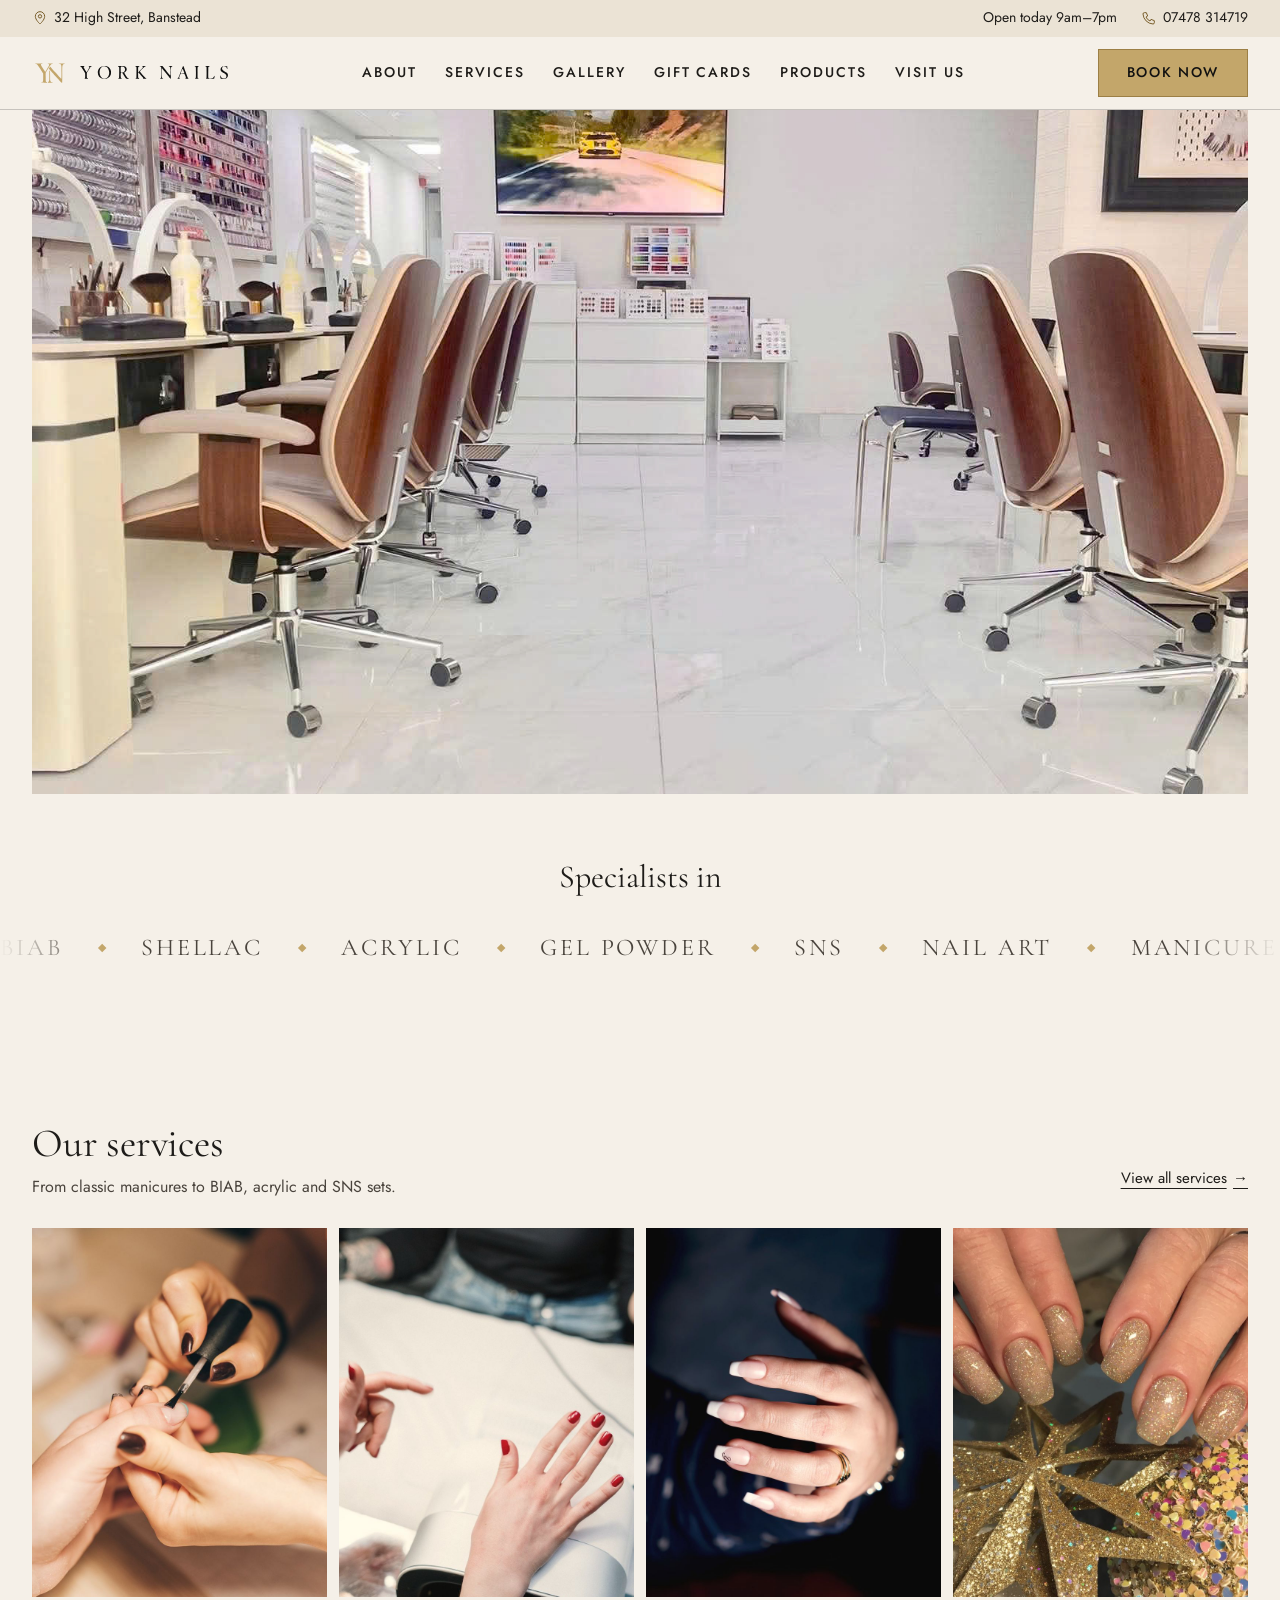
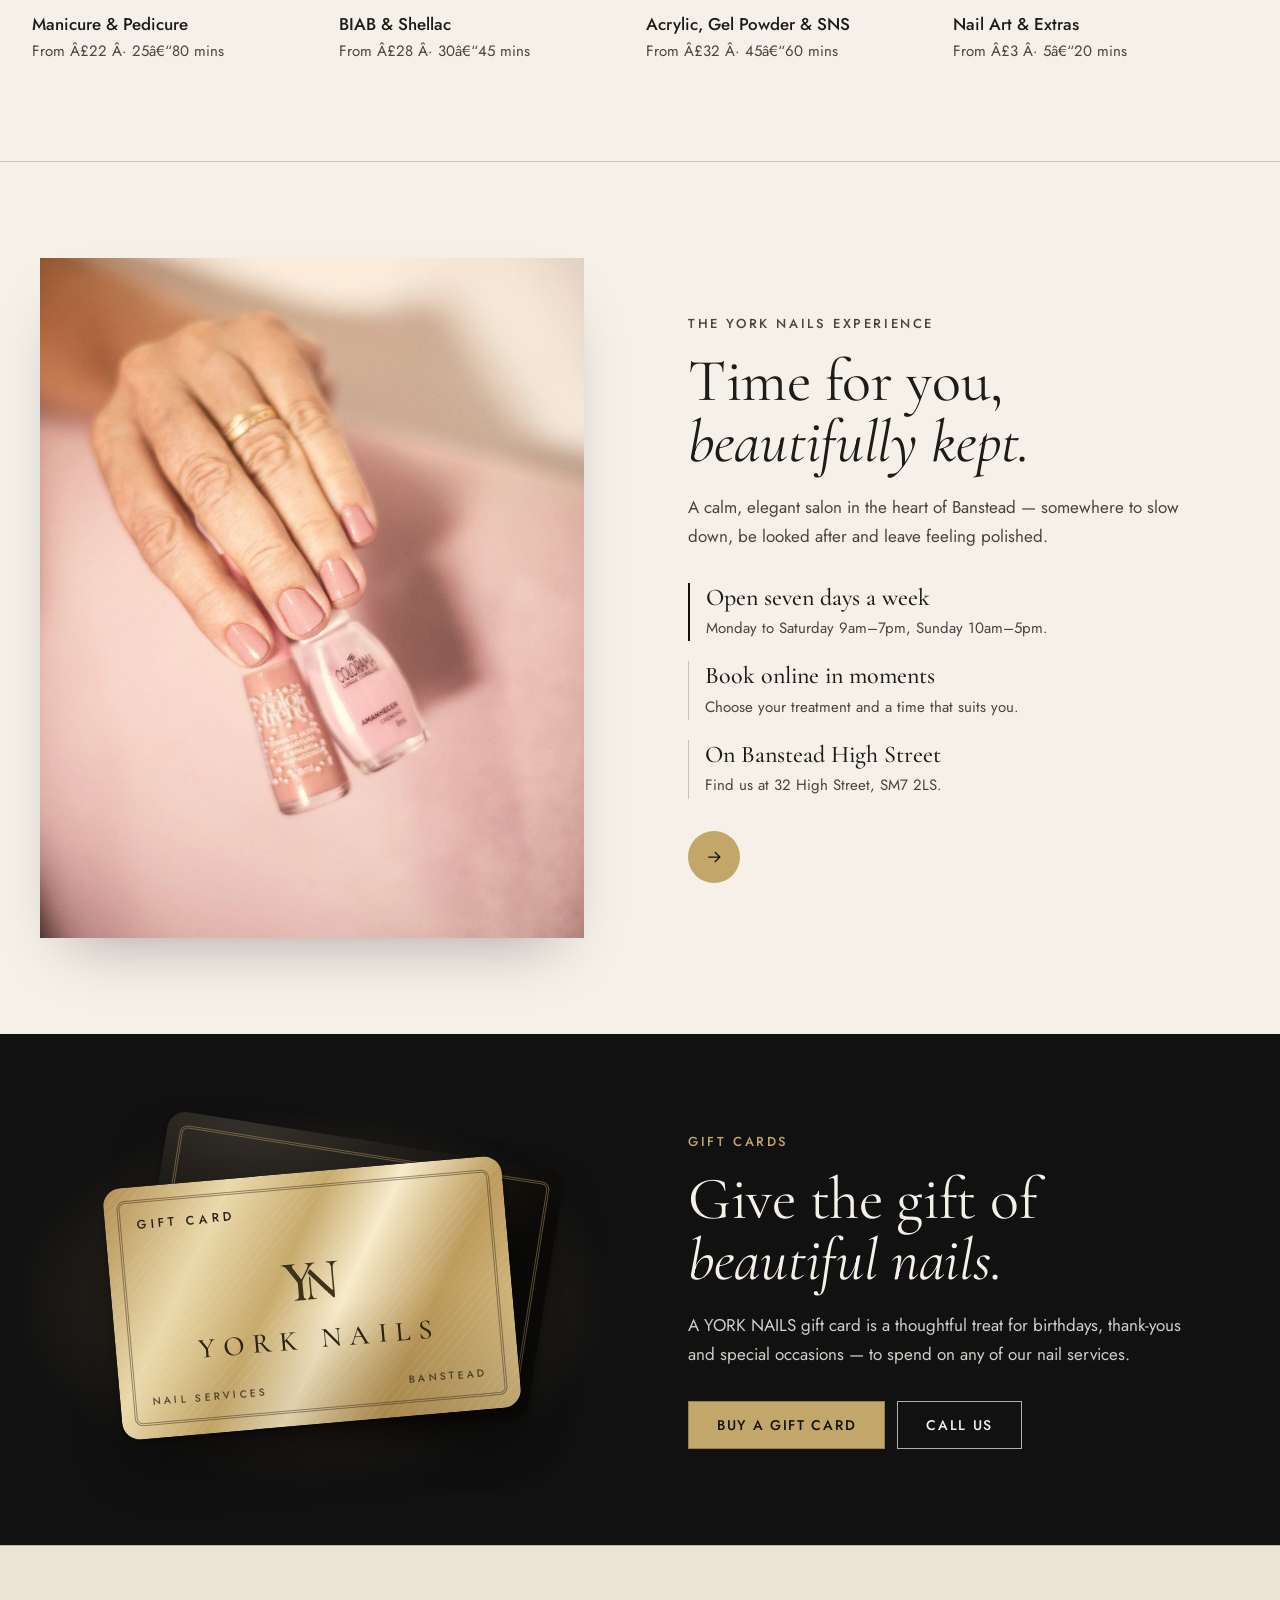
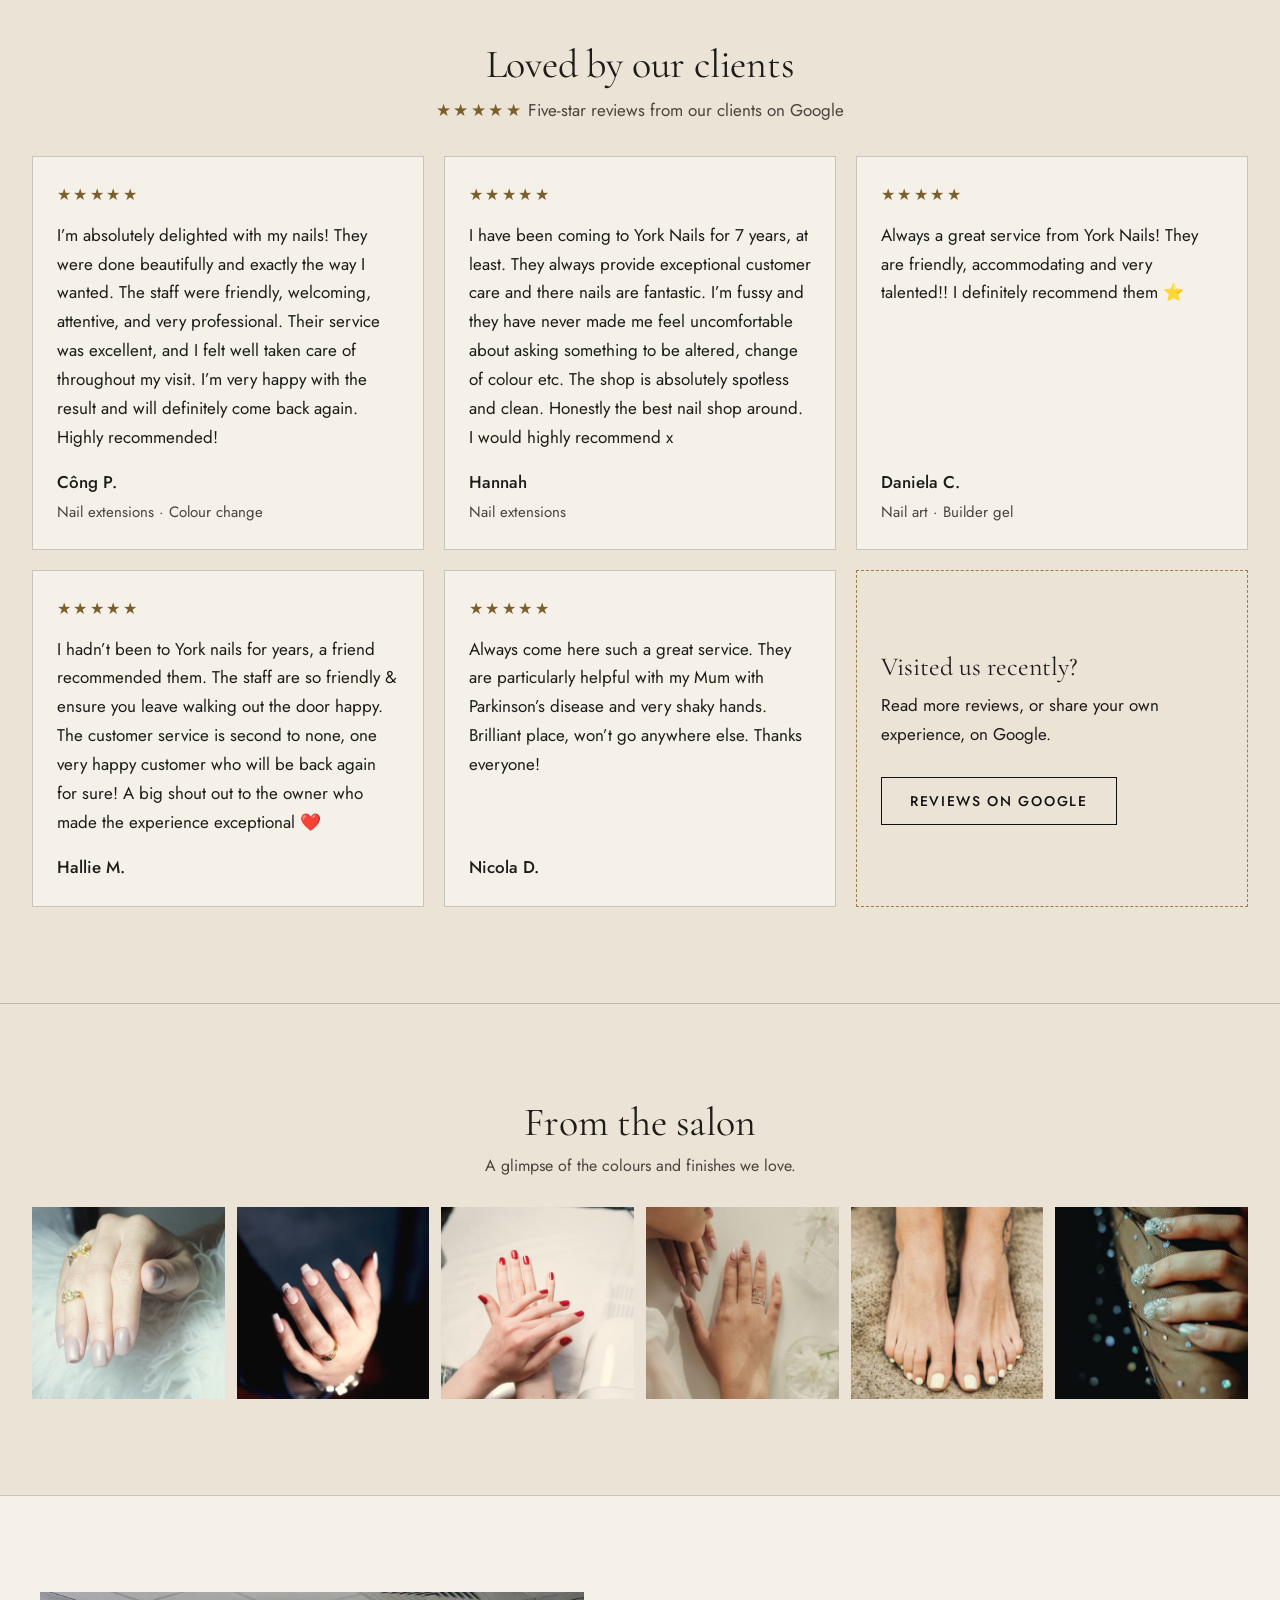
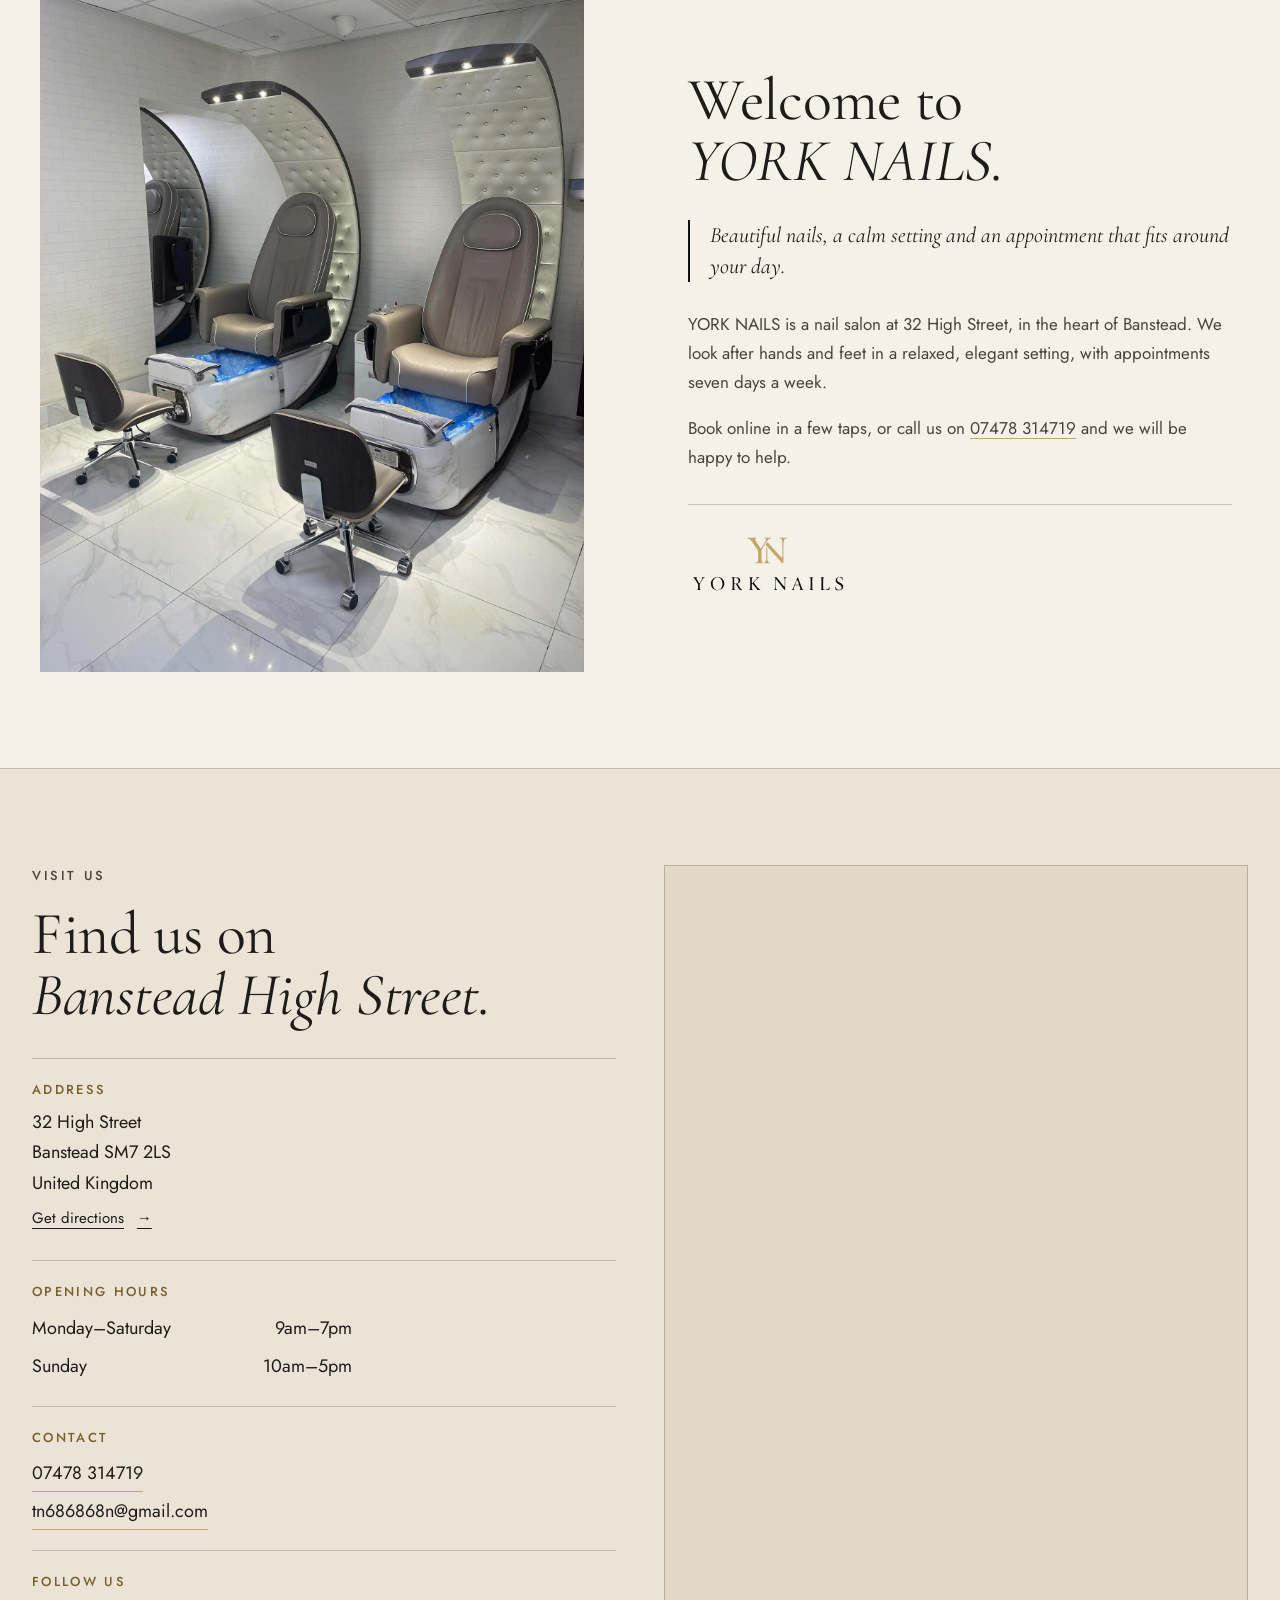
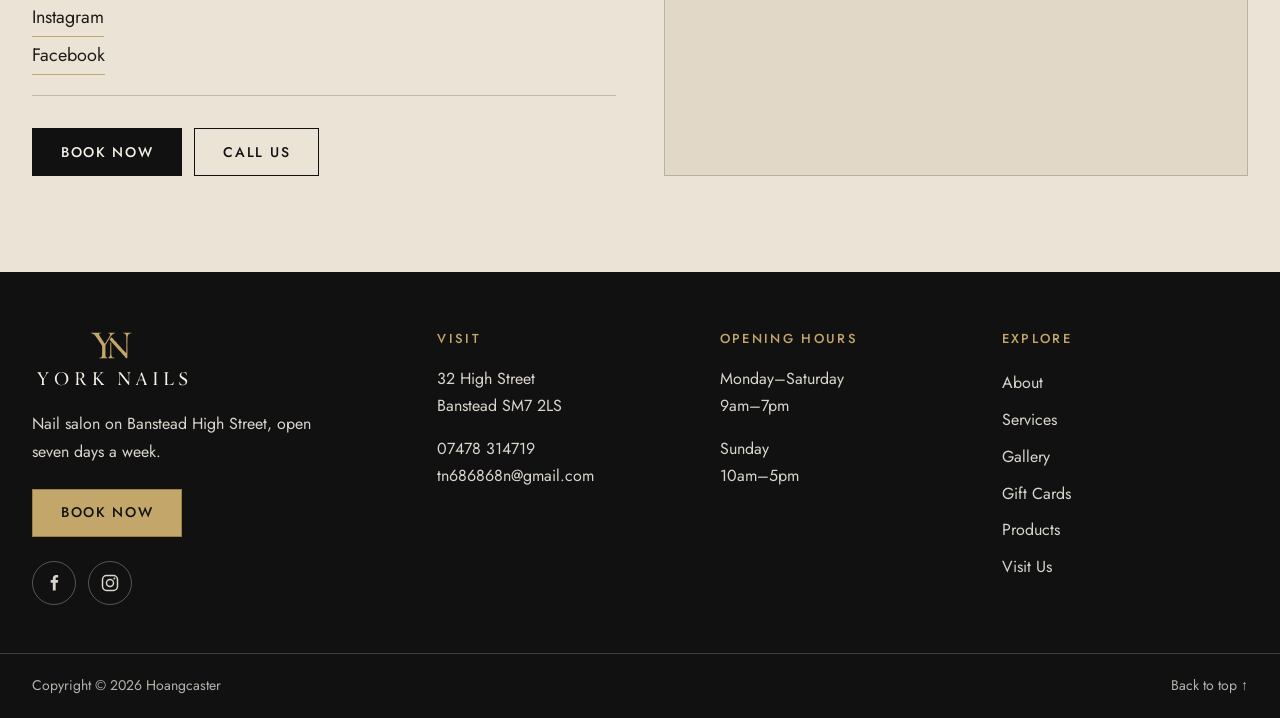
<file: index.html>
﻿<!doctype html>
<!--
  YORK NAILS â€” single-page website.

  PHOTOS: assets/images/ currently holds licensed stock photos from Pexels
  (see assets/images/CREDITS.md). Swap in the salon's own photos when available
  by keeping the same file names. Run `node tools/check-content.mjs` before publishing.
-->
<html lang="en-GB">
<head>
  <meta charset="utf-8">
  <meta name="viewport" content="width=device-width, initial-scale=1">
  <title>YORK NAILS | Nail Salon in Banstead, Surrey</title>
  <meta name="description" content="YORK NAILS is a nail salon at 32 High Street, Banstead, SM7 2LS. Open seven days a week. Book your appointment online.">
  <meta name="theme-color" content="#f5f0e8">
  <!-- TODO before launch: add <link rel="canonical"> and absolute og:url / og:image once the domain is known. -->
  <meta property="og:type" content="website">
  <meta property="og:title" content="YORK NAILS | Nail Salon in Banstead">
  <meta property="og:description" content="Nail salon at 32 High Street, Banstead. Book your appointment online.">
  <meta property="og:locale" content="en_GB">

  <link rel="icon" href="assets/favicon/favicon.ico" sizes="any">
  <link rel="icon" href="assets/logo/york-nails-monogram.svg" type="image/svg+xml">
  <link rel="apple-touch-icon" href="assets/favicon/apple-touch-icon.png">

  <link rel="preconnect" href="https://fonts.googleapis.com">
  <link rel="preconnect" href="https://fonts.gstatic.com" crossorigin>
  <link rel="stylesheet" href="https://fonts.googleapis.com/css2?family=Cormorant+Garamond:ital,wght@0,400;0,500;1,400;1,500&family=Jost:wght@300;400;500&display=swap">
  <link rel="stylesheet" href="css/styles.css">

  <script type="application/ld+json">
  {
    "@context": "https://schema.org",
    "@type": "NailSalon",
    "name": "YORK NAILS",
    "image": "assets/logo/york-nails-logo-on-dark-1200.png",
    "telephone": "+447478314719",
    "email": "tn686868n@gmail.com",
    "address": {
      "@type": "PostalAddress",
      "streetAddress": "32 High Street",
      "addressLocality": "Banstead",
      "postalCode": "SM7 2LS",
      "addressCountry": "GB"
    },
    "openingHoursSpecification": [
      { "@type": "OpeningHoursSpecification", "dayOfWeek": ["Monday", "Tuesday", "Wednesday", "Thursday", "Friday", "Saturday"], "opens": "09:00", "closes": "19:00" },
      { "@type": "OpeningHoursSpecification", "dayOfWeek": "Sunday", "opens": "10:00", "closes": "17:00" }
    ],
    "potentialAction": {
      "@type": "ReserveAction",
      "target": "https://www.fresha.com/vi/a/york-nails-banstead-32-high-street-cuy1csvs/booking?sl=38qdn16z8&pId=3014288&configToken=38qdn16z8"
    }
  }
  </script>
</head>
<body>
  <a class="skip-link" href="#main">Skip to content</a>

  <!-- Utility bar -->
  <div class="topbar">
    <div class="topbar__inner">
      <a class="topbar__item" href="https://www.google.com/maps/search/?api=1&amp;query=YORK%20NAILS%2C%2032%20High%20Street%2C%20Banstead%20SM7%202LS%2C%20UK" target="_blank" rel="noopener">
        <svg class="icon" viewBox="0 0 24 24" aria-hidden="true"><path d="M12 21s-7-6.2-7-11.5A7 7 0 0 1 19 9.5C19 14.8 12 21 12 21z"/><circle cx="12" cy="9.5" r="2.5"/></svg>
        32 High Street, Banstead<span class="visually-hidden"> (opens Google Maps in a new tab)</span>
      </a>
      <div class="topbar__right">
        <span class="topbar__item topbar__today" data-today>Open 7 days a week</span>
        <a class="topbar__item" href="tel:+447478314719">
          <svg class="icon" viewBox="0 0 24 24" aria-hidden="true"><path d="M5 4h3l2 5-2.5 1.5a11 11 0 0 0 6 6L15 14l5 2v3a2 2 0 0 1-2 2A16 16 0 0 1 3 6a2 2 0 0 1 2-2z"/></svg>
          07478 314719
        </a>
      </div>
    </div>
  </div>

  <header class="header" data-header>
    <div class="header__inner">
      <button class="menu-toggle" type="button" aria-expanded="false" aria-controls="menu" data-menu-toggle>
        <span class="menu-toggle__bars" aria-hidden="true"></span>
        <span class="visually-hidden">Menu</span>
      </button>

      <a class="brand" href="#top" aria-label="YORK NAILS, back to top">
        <img class="brand__mono" src="assets/logo/york-nails-monogram.svg" alt="" width="44" height="44">
        <img class="brand__word" src="assets/logo/york-nails-wordmark-on-light.svg" alt="" width="160" height="18">
      </a>

      <nav class="nav" aria-label="Main">
        <ul class="nav__list" role="list">
          <li><a href="#about">About</a></li>
          <li><a href="#services">Services</a></li>
          <li><a href="#gallery">Gallery</a></li>
          <li><a href="#gift-cards">Gift Cards</a></li>
          <li><a href="products.html">Products</a></li>
          <li><a href="#visit">Visit Us</a></li>
        </ul>
      </nav>

      <a class="btn btn--gold header__book" href="https://www.fresha.com/vi/a/york-nails-banstead-32-high-street-cuy1csvs/booking?sl=38qdn16z8&amp;pId=3014288&amp;configToken=38qdn16z8" target="_blank" rel="noopener">Book Now<span class="visually-hidden"> (opens in a new tab)</span></a>

      <a class="header__call" href="tel:+447478314719" aria-label="Call YORK NAILS on 07478 314719">
        <svg class="icon" viewBox="0 0 24 24" aria-hidden="true"><path d="M5 4h3l2 5-2.5 1.5a11 11 0 0 0 6 6L15 14l5 2v3a2 2 0 0 1-2 2A16 16 0 0 1 3 6a2 2 0 0 1 2-2z"/></svg>
      </a>
    </div>

    <!-- Mobile: full-width booking bar under the header -->
    <a class="header__bookbar btn btn--gold" href="https://www.fresha.com/vi/a/york-nails-banstead-32-high-street-cuy1csvs/booking?sl=38qdn16z8&amp;pId=3014288&amp;configToken=38qdn16z8" target="_blank" rel="noopener">Book Now<span class="visually-hidden"> (opens in a new tab)</span></a>

    <!-- Mobile menu drawer -->
    <div class="menu" id="menu" hidden>
      <ul class="menu__list" role="list">
        <li><a href="#about">About</a></li>
        <li><a href="#services">Services</a></li>
        <li><a href="#gallery">Gallery</a></li>
        <li><a href="#gift-cards">Gift Cards</a></li>
        <li><a href="products.html">Products</a></li>
        <li><a href="#visit">Visit Us</a></li>
      </ul>
      <div class="menu__info">
        <p>32 High Street<br>Banstead SM7 2LS</p>
        <p><a href="tel:+447478314719">07478 314719</a><br><a href="mailto:tn686868n@gmail.com">tn686868n@gmail.com</a></p>
      </div>
    </div>
  </header>

  <main id="main">
    <!-- HERO -->
    <section class="hero" id="top" aria-labelledby="hero-title">
      <h1 class="visually-hidden" id="hero-title">YORK NAILS, nail salon in Banstead</h1>
      <div class="hero__frame">
        <img class="hero__img" src="assets/images/salon-hero.jpg" alt="Inside YORK NAILS, showing the manicure stations and salon" width="1536" height="2048" fetchpriority="high">
      </div>
    </section>

    <!-- SPECIALISTS IN â€” press-style strip listing the salon's real treatments.
         If the salon gains genuine press coverage, this can become "As seen in"
         with the publications' names or logos. -->
    <section class="press" aria-labelledby="press-title">
      <div class="press__inner">
        <h2 class="press__title" id="press-title">Specialists in</h2>
        <div class="marquee">
          <div class="marquee__track">
            <ul class="press__list" role="list">
            <li class="press__item">BIAB</li>
            <li class="press__item">Shellac</li>
            <li class="press__item">Acrylic</li>
            <li class="press__item">Gel Powder</li>
            <li class="press__item">SNS</li>
            <li class="press__item">Nail Art</li>
            <li class="press__item">Manicure</li>
            <li class="press__item">Pedicure</li>
            </ul>
            <!-- duplicate for a seamless loop; hidden from screen readers -->
            <ul class="press__list" role="list" aria-hidden="true">
            <li class="press__item">BIAB</li>
            <li class="press__item">Shellac</li>
            <li class="press__item">Acrylic</li>
            <li class="press__item">Gel Powder</li>
            <li class="press__item">SNS</li>
            <li class="press__item">Nail Art</li>
            <li class="press__item">Manicure</li>
            <li class="press__item">Pedicure</li>
            </ul>
          </div>
        </div>
      </div>
    </section>

    <!-- SERVICES â€” category cards; the full price list lives on services.html -->
    <section class="section services" id="services" aria-labelledby="services-title">
      <div class="container">
        <div class="section-bar">
          <div>
            <h2 class="h2" id="services-title">Our services</h2>
            <p class="section-bar__sub">From classic manicures to BIAB, acrylic and SNS sets.</p>
          </div>
          <a class="arrow-link section-bar__link" href="services.html">View all services <span aria-hidden="true">&rarr;</span></a>
        </div>

        <div class="carousel" data-carousel>
          <button class="carousel__btn carousel__btn--prev" type="button" aria-label="Previous services" data-prev>
            <svg viewBox="0 0 24 24" aria-hidden="true"><path d="M15 6l-6 6 6 6"/></svg>
          </button>
          <ul class="cards" role="list" data-track>
            <li class="card">
              <a class="card__link" href="services.html#prices-manicure-pedicure">
                <span class="card__media"><img src="assets/images/service-manicure-pedicure.jpg" alt="" width="800" height="1000" loading="lazy"></span>
                <span class="card__title">Manicure &amp; Pedicure</span>
                <span class="card__meta">From Â£22 Â· 25â€“80 mins</span>
              </a>
            </li>
            <li class="card">
              <a class="card__link" href="services.html#prices-biab">
                <span class="card__media"><img src="assets/images/service-biab-shellac.jpg" alt="" width="800" height="1000" loading="lazy"></span>
                <span class="card__title">BIAB &amp; Shellac</span>
                <span class="card__meta">From Â£28 Â· 30â€“45 mins</span>
              </a>
            </li>
            <li class="card">
              <a class="card__link" href="services.html#prices-full-sets">
                <span class="card__media"><img src="assets/images/service-extensions.jpg" alt="" width="800" height="1000" loading="lazy"></span>
                <span class="card__title">Acrylic, Gel Powder &amp; SNS</span>
                <span class="card__meta">From Â£32 Â· 45â€“60 mins</span>
              </a>
            </li>
            <li class="card">
              <a class="card__link" href="services.html#prices-extras">
                <span class="card__media"><img src="assets/images/service-nail-art.jpg" alt="" width="800" height="1000" loading="lazy"></span>
                <span class="card__title">Nail Art &amp; Extras</span>
                <span class="card__meta">From Â£3 Â· 5â€“20 mins</span>
              </a>
            </li>
          </ul>
          <button class="carousel__btn carousel__btn--next" type="button" aria-label="Next services" data-next>
            <svg viewBox="0 0 24 24" aria-hidden="true"><path d="M9 6l6 6-6 6"/></svg>
          </button>
        </div>

        <a class="btn btn--outline services__all" href="services.html">View all services &rarr;</a>

      </div>
    </section>

    <!-- FEATURE â€” only statements backed by the salon's own details -->
    <section class="section feature" aria-labelledby="feature-title">
      <div class="container feature__grid">
        <div class="feature__media">
          <img src="assets/images/feature.jpg" alt="A hand with soft pink nails holding two bottles of pink polish" width="1000" height="1250" loading="lazy">
        </div>
        <div class="feature__text">
          <p class="eyebrow">The YORK NAILS experience</p>
          <h2 class="h2 h2--lg" id="feature-title">Time for you,<br><em>beautifully kept.</em></h2>
          <p class="feature__lede">A calm, elegant salon in the heart of Banstead &mdash; somewhere to slow down, be looked after and leave feeling polished.</p>
          <ul class="points" role="list">
            <li>
              <h3>Open seven days a week</h3>
              <p>Monday to Saturday 9am&ndash;7pm, Sunday 10am&ndash;5pm.</p>
            </li>
            <li>
              <h3>Book online in moments</h3>
              <p>Choose your treatment and a time that suits you.</p>
            </li>
            <li>
              <h3>On Banstead High Street</h3>
              <p>Find us at 32 High Street, SM7 2LS.</p>
            </li>
          </ul>
          <a class="round-btn" href="https://www.fresha.com/vi/a/york-nails-banstead-32-high-street-cuy1csvs/booking?sl=38qdn16z8&amp;pId=3014288&amp;configToken=38qdn16z8" target="_blank" rel="noopener" aria-label="Book now (opens in a new tab)">
            <svg viewBox="0 0 24 24" aria-hidden="true"><path d="M5 12h14M13 6l6 6-6 6"/></svg>
          </a>
        </div>
      </div>
    </section>

    <!-- GIFT CARDS â€” sold online through the booking company.
         GIFT CARD LINK: when the URL is ready, replace href="#gift-cards" on the
         "Buy a Gift Card" button below, remove data-giftcard-pending and add
         target="_blank" rel="noopener" plus the "(opens in a new tab)" span. -->
    <section class="section gift" id="gift-cards" aria-labelledby="gift-title">
      <div class="container gift__grid">
        <div class="gift__media" aria-hidden="true">
          <div class="gift__stack">
            <div class="gift-card gift-card--back">
              <img class="gift-card__mono" src="assets/logo/york-nails-monogram.svg" alt="" width="56" height="56" loading="lazy">
            </div>
            <div class="gift-card gift-card--front">
              <span class="gift-card__label">Gift Card</span>
              <span class="gift-card__centre">
                <img class="gift-card__mono" src="assets/logo/york-nails-monogram.svg" alt="" width="56" height="56" loading="lazy">
                <span class="gift-card__brand">YORK NAILS</span>
              </span>
              <span class="gift-card__foot"><span>Nail services</span><span>Banstead</span></span>
              <span class="gift-card__sheen"></span>
            </div>
          </div>
        </div>
        <div class="gift__text">
          <p class="eyebrow">Gift cards</p>
          <h2 class="h2 h2--lg" id="gift-title">Give the gift of<br><em>beautiful nails.</em></h2>
          <p class="gift__lede">A YORK NAILS gift card is a thoughtful treat for birthdays, thank-yous and special occasions &mdash; to spend on any of our nail services.</p>
          <div class="gift__actions">
            <a class="btn btn--gold" href="#gift-cards" data-giftcard-pending>Buy a Gift Card</a>
            <a class="btn btn--outline" href="tel:+447478314719">Call Us</a>
          </div>
        </div>
      </div>
    </section>

    <!-- LOVED BY OUR CLIENTS â€” real Google reviews supplied by the salon
         (shown verbatim; first name + initial). Add or swap cards as new
         reviews come in. -->
    <section class="section reviews" aria-labelledby="reviews-title">
      <div class="container">
        <div class="reviews__head">
          <h2 class="h2" id="reviews-title">Loved by our clients</h2>
          <p class="reviews__summary"><span aria-hidden="true">&#9733;&#9733;&#9733;&#9733;&#9733;</span> Five-star reviews from our clients on Google</p>
        </div>
        <ul class="reviews__grid" role="list">
          <li class="review">
            <p class="review__stars"><span aria-hidden="true">&#9733;&#9733;&#9733;&#9733;&#9733;</span><span class="visually-hidden">5 out of 5 stars</span></p>
            <blockquote class="review__text"><p>I&rsquo;m absolutely delighted with my nails! They were done beautifully and exactly the way I wanted. The staff were friendly, welcoming, attentive, and very professional. Their service was excellent, and I felt well taken care of throughout my visit. I&rsquo;m very happy with the result and will definitely come back again. Highly recommended!</p></blockquote>
            <p class="review__name">C&ocirc;ng P.</p>
            <p class="review__meta">Nail extensions &middot; Colour change</p>
          </li>
          <li class="review">
            <p class="review__stars"><span aria-hidden="true">&#9733;&#9733;&#9733;&#9733;&#9733;</span><span class="visually-hidden">5 out of 5 stars</span></p>
            <blockquote class="review__text"><p>I have been coming to York Nails for 7 years, at least. They always provide exceptional customer care and there nails are fantastic. I&rsquo;m fussy and they have never made me feel uncomfortable about asking something to be altered, change of colour etc. The shop is absolutely spotless and clean. Honestly the best nail shop around. I would highly recommend x</p></blockquote>
            <p class="review__name">Hannah</p>
            <p class="review__meta">Nail extensions</p>
          </li>
          <li class="review">
            <p class="review__stars"><span aria-hidden="true">&#9733;&#9733;&#9733;&#9733;&#9733;</span><span class="visually-hidden">5 out of 5 stars</span></p>
            <blockquote class="review__text"><p>Always a great service from York Nails! They are friendly, accommodating and very talented!! I definitely recommend them &#11088;</p></blockquote>
            <p class="review__name">Daniela C.</p>
            <p class="review__meta">Nail art &middot; Builder gel</p>
          </li>
          <li class="review">
            <p class="review__stars"><span aria-hidden="true">&#9733;&#9733;&#9733;&#9733;&#9733;</span><span class="visually-hidden">5 out of 5 stars</span></p>
            <blockquote class="review__text"><p>I hadn&rsquo;t been to York nails for years, a friend recommended them. The staff are so friendly &amp; ensure you leave walking out the door happy. The customer service is second to none, one very happy customer who will be back again for sure! A big shout out to the owner who made the experience exceptional &#10084;&#65039;</p></blockquote>
            <p class="review__name">Hallie M.</p>
          </li>
          <li class="review">
            <p class="review__stars"><span aria-hidden="true">&#9733;&#9733;&#9733;&#9733;&#9733;</span><span class="visually-hidden">5 out of 5 stars</span></p>
            <blockquote class="review__text"><p>Always come here such a great service. They are particularly helpful with my Mum with Parkinson&rsquo;s disease and very shaky hands. Brilliant place, won&rsquo;t go anywhere else. Thanks everyone!</p></blockquote>
            <p class="review__name">Nicola D.</p>
          </li>
          <li class="review review--more">
            <p class="review__more-title">Visited us recently?</p>
            <p>Read more reviews, or share your own experience, on Google.</p>
            <a class="btn btn--outline" href="https://www.google.com/maps/search/?api=1&amp;query=YORK%20NAILS%2C%2032%20High%20Street%2C%20Banstead%20SM7%202LS" target="_blank" rel="noopener">Reviews on Google<span class="visually-hidden"> (opens in a new tab)</span></a>
          </li>
        </ul>
      </div>
    </section>

    <!-- GALLERY â€” demo photos; replace with the salon's own work -->
    <section class="section gallery" id="gallery" aria-labelledby="gallery-title">
      <div class="container">
        <div class="section-bar section-bar--center">
          <div>
            <h2 class="h2" id="gallery-title">From the salon</h2>
            <p class="section-bar__sub">A glimpse of the colours and finishes we love.</p>
          </div>
        </div>
        <ul class="gallery__grid" role="list">
          <li><img src="assets/images/gallery-1.jpg" alt="Natural nude manicure with gold rings" width="800" height="800" loading="lazy"></li>
          <li><img src="assets/images/gallery-2.jpg" alt="Long French manicure against a dark background" width="800" height="800" loading="lazy"></li>
          <li><img src="assets/images/gallery-3.jpg" alt="Classic red manicure" width="800" height="800" loading="lazy"></li>
          <li><img src="assets/images/gallery-4.jpg" alt="Soft neutral manicure on a relaxed hand" width="800" height="800" loading="lazy"></li>
          <li><img src="assets/images/gallery-5.jpg" alt="White pedicure on bare feet" width="800" height="800" loading="lazy"></li>
          <li><img src="assets/images/gallery-6.jpg" alt="Sparkling crystal nail art on a dark background" width="800" height="800" loading="lazy"></li>
        </ul>
      </div>
    </section>

    <!-- ABOUT â€” keep factual; replace with client-approved copy when available -->
    <section class="section about" id="about" aria-labelledby="about-title">
      <div class="container about__grid">
        <div class="about__media">
          <img src="assets/images/about.jpg" alt="A client relaxing during a pedicure in a bright salon" width="1000" height="1250" loading="lazy">
        </div>
        <div class="about__text">
          <h2 class="h2 h2--lg" id="about-title">Welcome to<br><em>YORK NAILS.</em></h2>
          <p class="about__quote">Beautiful nails, a calm setting and an appointment that fits around your day.</p>
          <p>YORK NAILS is a nail salon at 32 High Street, in the heart of Banstead. We look after hands and feet in a relaxed, elegant setting, with appointments seven days a week.</p>
          <p>Book online in a few taps, or call us on <a href="tel:+447478314719">07478 314719</a> and we will be happy to help.</p>
          <div class="about__sign">
            <img src="assets/logo/york-nails-logo-on-light.svg" alt="YORK NAILS" width="180" height="70" loading="lazy">
          </div>
        </div>
      </div>
    </section>

    <!-- VISIT US -->
    <section class="section visit" id="visit" aria-labelledby="visit-title">
      <div class="container visit__grid">
        <div class="visit__info">
          <p class="eyebrow">Visit us</p>
          <h2 class="h2 h2--lg" id="visit-title">Find us on<br><em>Banstead High Street.</em></h2>

          <dl class="visit__list">
            <div>
              <dt>Address</dt>
              <dd>
                <address>32 High Street<br>Banstead SM7 2LS<br>United Kingdom</address>
                <a class="arrow-link" href="https://www.google.com/maps/search/?api=1&amp;query=YORK%20NAILS%2C%2032%20High%20Street%2C%20Banstead%20SM7%202LS%2C%20UK" target="_blank" rel="noopener">Get directions<span class="visually-hidden"> (opens Google Maps in a new tab)</span> <span aria-hidden="true">&rarr;</span></a>
              </dd>
            </div>
            <div>
              <dt>Opening hours</dt>
              <dd>
                <table class="hours">
                  <caption class="visually-hidden">Opening hours</caption>
                  <tbody>
                    <tr><th scope="row">Monday&ndash;Saturday</th><td>9am&ndash;7pm</td></tr>
                    <tr><th scope="row">Sunday</th><td>10am&ndash;5pm</td></tr>
                  </tbody>
                </table>
              </dd>
            </div>
            <div>
              <dt>Contact</dt>
              <dd>
                <a href="tel:+447478314719">07478 314719</a><br>
                <a href="mailto:tn686868n@gmail.com">tn686868n@gmail.com</a>
              </dd>
            </div>
            <div>
              <dt>Follow us</dt>
              <dd>
                <a href="https://www.instagram.com/yorknailsbanstead/" target="_blank" rel="noopener">Instagram<span class="visually-hidden"> (opens in a new tab)</span></a><br>
                <a href="https://www.facebook.com/share/1ACVGnCfPV/" target="_blank" rel="noopener">Facebook<span class="visually-hidden"> (opens in a new tab)</span></a>
              </dd>
            </div>
          </dl>

          <div class="visit__actions">
            <a class="btn btn--dark" href="https://www.fresha.com/vi/a/york-nails-banstead-32-high-street-cuy1csvs/booking?sl=38qdn16z8&amp;pId=3014288&amp;configToken=38qdn16z8" target="_blank" rel="noopener">Book Now<span class="visually-hidden"> (opens in a new tab)</span></a>
            <a class="btn btn--outline" href="tel:+447478314719">Call Us</a>
          </div>
        </div>

        <div class="visit__map">
          <iframe title="Map showing YORK NAILS, 32 High Street, Banstead SM7 2LS" src="https://www.google.com/maps?q=32+High+Street,+Banstead+SM7+2LS,+UK&amp;z=16&amp;output=embed" loading="lazy" referrerpolicy="no-referrer-when-downgrade" allowfullscreen></iframe>
        </div>
      </div>
    </section>
  </main>

  <footer class="footer">
    <div class="container footer__grid">
      <div class="footer__brand">
        <img src="assets/logo/york-nails-logo-on-dark.svg" alt="YORK NAILS" width="200" height="78" loading="lazy">
        <p>Nail salon on Banstead High Street, open seven days a week.</p>
        <a class="btn btn--gold" href="https://www.fresha.com/vi/a/york-nails-banstead-32-high-street-cuy1csvs/booking?sl=38qdn16z8&amp;pId=3014288&amp;configToken=38qdn16z8" target="_blank" rel="noopener">Book Now<span class="visually-hidden"> (opens in a new tab)</span></a>
        <ul class="social" role="list">
          <li><a href="https://www.facebook.com/share/1ACVGnCfPV/" target="_blank" rel="noopener" aria-label="Facebook (opens in a new tab)"><svg viewBox="0 0 24 24" aria-hidden="true"><path d="M14 8.5V6.8c0-.8.2-1.3 1.4-1.3H17V2.6c-.3 0-1.3-.1-2.4-.1-2.4 0-4 1.5-4 4.1v1.9H8v3.2h2.6V21H14v-9.3h2.6l.4-3.2H14z"/></svg></a></li>
          <li><a href="https://www.instagram.com/yorknailsbanstead/" target="_blank" rel="noopener" aria-label="Instagram (opens in a new tab)"><svg viewBox="0 0 24 24" aria-hidden="true"><rect x="3" y="3" width="18" height="18" rx="5" fill="none" stroke="currentColor" stroke-width="1.8"/><circle cx="12" cy="12" r="4.2" fill="none" stroke="currentColor" stroke-width="1.8"/><circle cx="17.3" cy="6.7" r="1.2"/></svg></a></li>
        </ul>
      </div>
      <div>
        <h2 class="footer__h">Visit</h2>
        <p>32 High Street<br>Banstead SM7 2LS</p>
        <p><a href="tel:+447478314719">07478 314719</a><br><a href="mailto:tn686868n@gmail.com">tn686868n@gmail.com</a></p>
      </div>
      <div>
        <h2 class="footer__h">Opening hours</h2>
        <p>Monday&ndash;Saturday<br>9am&ndash;7pm</p>
        <p>Sunday<br>10am&ndash;5pm</p>
      </div>
      <nav aria-label="Footer">
        <h2 class="footer__h">Explore</h2>
        <ul role="list">
          <li><a href="#about">About</a></li>
          <li><a href="#services">Services</a></li>
          <li><a href="#gallery">Gallery</a></li>
          <li><a href="#gift-cards">Gift Cards</a></li>
          <li><a href="products.html">Products</a></li>
          <li><a href="#visit">Visit Us</a></li>
        </ul>
      </nav>
    </div>
    <div class="container footer__base">
      <p>Copyright &copy; <span data-year>2026</span> Hoangcaster</p>
      <a href="#top">Back to top &uarr;</a>
    </div>
  </footer>

  <script src="js/main.js" defer></script>
</body>
</html>
</file>
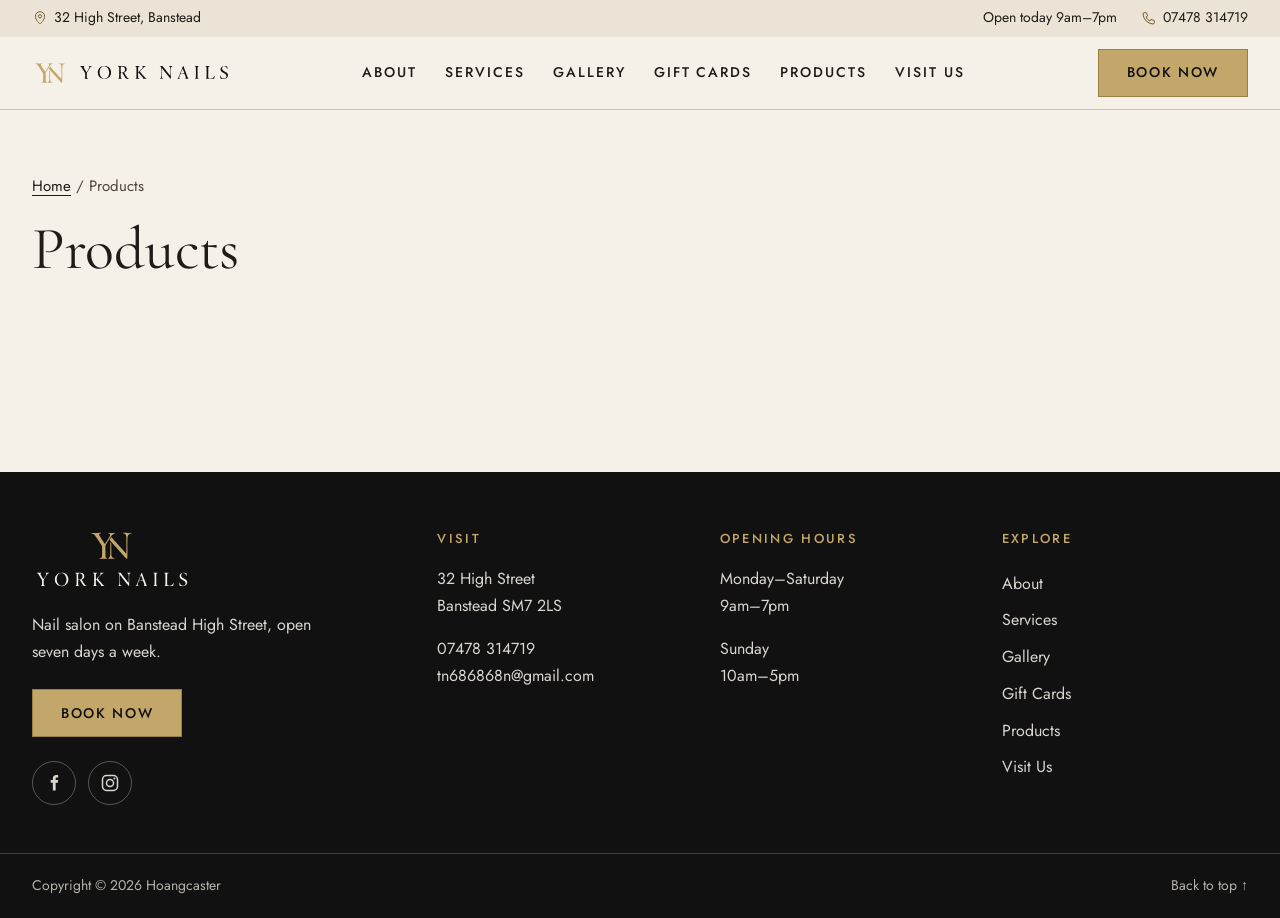
<file: products.html>
<!doctype html>
<!-- YORK NAILS — products. Empty for now: add products to the grid using the template below. -->
<html lang="en-GB">
<head>
  <meta charset="utf-8">
  <meta name="viewport" content="width=device-width, initial-scale=1">
  <title>Products | YORK NAILS, Banstead</title>
  <meta name="description" content="Products from YORK NAILS, nail salon at 32 High Street, Banstead.">
  <meta name="theme-color" content="#f5f0e8">
  <!-- TODO before launch: add <link rel="canonical"> and absolute og:url / og:image once the domain is known. -->
  <meta property="og:type" content="website">
  <meta property="og:title" content="YORK NAILS | Nail Salon in Banstead">
  <meta property="og:description" content="Nail salon at 32 High Street, Banstead. Book your appointment online.">
  <meta property="og:locale" content="en_GB">

  <link rel="icon" href="assets/favicon/favicon.ico" sizes="any">
  <link rel="icon" href="assets/logo/york-nails-monogram.svg" type="image/svg+xml">
  <link rel="apple-touch-icon" href="assets/favicon/apple-touch-icon.png">

  <link rel="preconnect" href="https://fonts.googleapis.com">
  <link rel="preconnect" href="https://fonts.gstatic.com" crossorigin>
  <link rel="stylesheet" href="https://fonts.googleapis.com/css2?family=Cormorant+Garamond:ital,wght@0,400;0,500;1,400;1,500&family=Jost:wght@300;400;500&display=swap">
  <link rel="stylesheet" href="css/styles.css">
</head>
<body>
  <a class="skip-link" href="#main">Skip to content</a>

  <!-- Utility bar -->
  <div class="topbar">
    <div class="topbar__inner">
      <a class="topbar__item" href="https://www.google.com/maps/search/?api=1&amp;query=YORK%20NAILS%2C%2032%20High%20Street%2C%20Banstead%20SM7%202LS%2C%20UK" target="_blank" rel="noopener">
        <svg class="icon" viewBox="0 0 24 24" aria-hidden="true"><path d="M12 21s-7-6.2-7-11.5A7 7 0 0 1 19 9.5C19 14.8 12 21 12 21z"/><circle cx="12" cy="9.5" r="2.5"/></svg>
        32 High Street, Banstead<span class="visually-hidden"> (opens Google Maps in a new tab)</span>
      </a>
      <div class="topbar__right">
        <span class="topbar__item topbar__today" data-today>Open 7 days a week</span>
        <a class="topbar__item" href="tel:+447478314719">
          <svg class="icon" viewBox="0 0 24 24" aria-hidden="true"><path d="M5 4h3l2 5-2.5 1.5a11 11 0 0 0 6 6L15 14l5 2v3a2 2 0 0 1-2 2A16 16 0 0 1 3 6a2 2 0 0 1 2-2z"/></svg>
          07478 314719
        </a>
      </div>
    </div>
  </div>

  <header class="header" data-header>
    <div class="header__inner">
      <button class="menu-toggle" type="button" aria-expanded="false" aria-controls="menu" data-menu-toggle>
        <span class="menu-toggle__bars" aria-hidden="true"></span>
        <span class="visually-hidden">Menu</span>
      </button>

      <a class="brand" href="index.html#top" aria-label="YORK NAILS, back to top">
        <img class="brand__mono" src="assets/logo/york-nails-monogram.svg" alt="" width="44" height="44">
        <img class="brand__word" src="assets/logo/york-nails-wordmark-on-light.svg" alt="" width="160" height="18">
      </a>

      <nav class="nav" aria-label="Main">
        <ul class="nav__list" role="list">
          <li><a href="index.html#about">About</a></li>
          <li><a href="index.html#services">Services</a></li>
          <li><a href="index.html#gallery">Gallery</a></li>
          <li><a href="index.html#gift-cards">Gift Cards</a></li>
          <li><a href="products.html">Products</a></li>
          <li><a href="index.html#visit">Visit Us</a></li>
        </ul>
      </nav>

      <a class="btn btn--gold header__book" href="https://www.fresha.com/vi/a/york-nails-banstead-32-high-street-cuy1csvs/booking?sl=38qdn16z8&amp;pId=3014288&amp;configToken=38qdn16z8" target="_blank" rel="noopener">Book Now<span class="visually-hidden"> (opens in a new tab)</span></a>

      <a class="header__call" href="tel:+447478314719" aria-label="Call YORK NAILS on 07478 314719">
        <svg class="icon" viewBox="0 0 24 24" aria-hidden="true"><path d="M5 4h3l2 5-2.5 1.5a11 11 0 0 0 6 6L15 14l5 2v3a2 2 0 0 1-2 2A16 16 0 0 1 3 6a2 2 0 0 1 2-2z"/></svg>
      </a>
    </div>

    <!-- Mobile: full-width booking bar under the header -->
    <a class="header__bookbar btn btn--gold" href="https://www.fresha.com/vi/a/york-nails-banstead-32-high-street-cuy1csvs/booking?sl=38qdn16z8&amp;pId=3014288&amp;configToken=38qdn16z8" target="_blank" rel="noopener">Book Now<span class="visually-hidden"> (opens in a new tab)</span></a>

    <!-- Mobile menu drawer -->
    <div class="menu" id="menu" hidden>
      <ul class="menu__list" role="list">
        <li><a href="index.html#about">About</a></li>
        <li><a href="index.html#services">Services</a></li>
        <li><a href="index.html#gallery">Gallery</a></li>
        <li><a href="index.html#gift-cards">Gift Cards</a></li>
        <li><a href="products.html">Products</a></li>
        <li><a href="index.html#visit">Visit Us</a></li>
      </ul>
      <div class="menu__info">
        <p>32 High Street<br>Banstead SM7 2LS</p>
        <p><a href="tel:+447478314719">07478 314719</a><br><a href="mailto:tn686868n@gmail.com">tn686868n@gmail.com</a></p>
      </div>
    </div>
  </header>

  <main id="main">
    <section class="page-head">
      <div class="container">
        <nav class="crumbs" aria-label="Breadcrumb"><a href="index.html">Home</a> <span aria-hidden="true">/</span> <span aria-current="page">Products</span></nav>
        <h1 class="h2 h2--lg">Products</h1>
      </div>
    </section>

    <section class="section" aria-label="Products">
      <div class="container">
        <!-- PRODUCTS: copy this card into the list for each product.
        <li class="product">
          <div class="product__media"><img src="assets/images/product-1.jpg" alt="Describe the product" width="800" height="800" loading="lazy"></div>
          <p class="product__name">Product name</p>
          <p class="product__price">£0</p>
        </li>
        -->
        <ul class="products__grid" role="list">
        </ul>
      </div>
    </section>
  </main>

  <footer class="footer">
    <div class="container footer__grid">
      <div class="footer__brand">
        <img src="assets/logo/york-nails-logo-on-dark.svg" alt="YORK NAILS" width="200" height="78" loading="lazy">
        <p>Nail salon on Banstead High Street, open seven days a week.</p>
        <a class="btn btn--gold" href="https://www.fresha.com/vi/a/york-nails-banstead-32-high-street-cuy1csvs/booking?sl=38qdn16z8&amp;pId=3014288&amp;configToken=38qdn16z8" target="_blank" rel="noopener">Book Now<span class="visually-hidden"> (opens in a new tab)</span></a>
        <ul class="social" role="list">
          <li><a href="https://www.facebook.com/share/1ACVGnCfPV/" target="_blank" rel="noopener" aria-label="Facebook (opens in a new tab)"><svg viewBox="0 0 24 24" aria-hidden="true"><path d="M14 8.5V6.8c0-.8.2-1.3 1.4-1.3H17V2.6c-.3 0-1.3-.1-2.4-.1-2.4 0-4 1.5-4 4.1v1.9H8v3.2h2.6V21H14v-9.3h2.6l.4-3.2H14z"/></svg></a></li>
          <li><a href="https://www.instagram.com/yorknailsbanstead/" target="_blank" rel="noopener" aria-label="Instagram (opens in a new tab)"><svg viewBox="0 0 24 24" aria-hidden="true"><rect x="3" y="3" width="18" height="18" rx="5" fill="none" stroke="currentColor" stroke-width="1.8"/><circle cx="12" cy="12" r="4.2" fill="none" stroke="currentColor" stroke-width="1.8"/><circle cx="17.3" cy="6.7" r="1.2"/></svg></a></li>
        </ul>
      </div>
      <div>
        <h2 class="footer__h">Visit</h2>
        <p>32 High Street<br>Banstead SM7 2LS</p>
        <p><a href="tel:+447478314719">07478 314719</a><br><a href="mailto:tn686868n@gmail.com">tn686868n@gmail.com</a></p>
      </div>
      <div>
        <h2 class="footer__h">Opening hours</h2>
        <p>Monday&ndash;Saturday<br>9am&ndash;7pm</p>
        <p>Sunday<br>10am&ndash;5pm</p>
      </div>
      <nav aria-label="Footer">
        <h2 class="footer__h">Explore</h2>
        <ul role="list">
          <li><a href="index.html#about">About</a></li>
          <li><a href="index.html#services">Services</a></li>
          <li><a href="index.html#gallery">Gallery</a></li>
          <li><a href="index.html#gift-cards">Gift Cards</a></li>
          <li><a href="products.html">Products</a></li>
          <li><a href="index.html#visit">Visit Us</a></li>
        </ul>
      </nav>
    </div>
    <div class="container footer__base">
      <p>Copyright &copy; <span data-year>2026</span> Hoangcaster</p>
      <a href="#main">Back to top &uarr;</a>
    </div>
  </footer>

  <script src="js/main.js" defer></script>
</body>
</html>
</file>
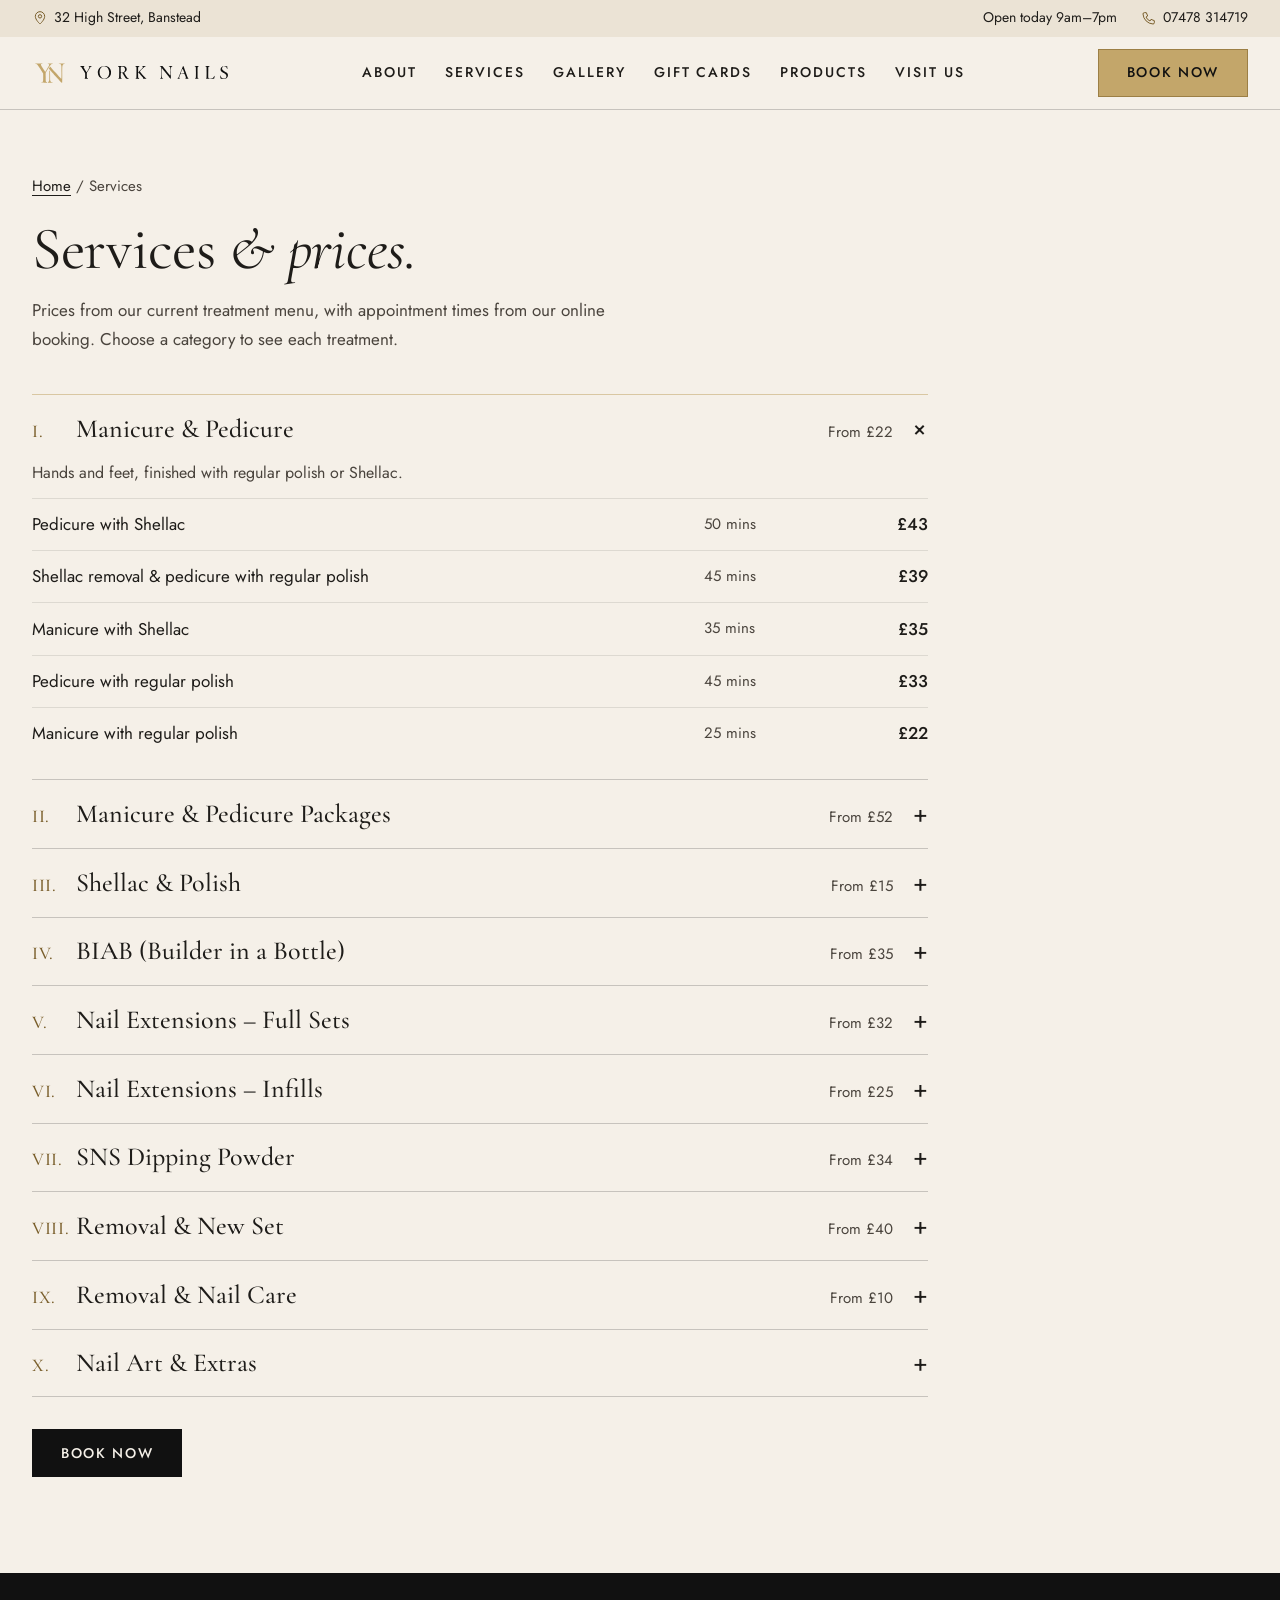
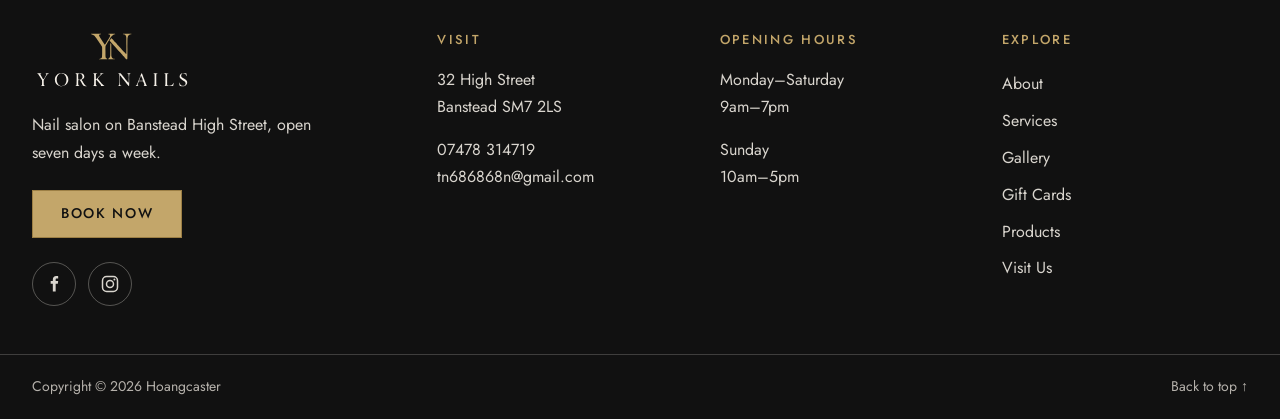
<file: services.html>
<!doctype html>
<!-- YORK NAILS — services & price list. Price rows are generated by tools/build_services.py. -->
<html lang="en-GB">
<head>
  <meta charset="utf-8">
  <meta name="viewport" content="width=device-width, initial-scale=1">
  <title>Services &amp; Prices | YORK NAILS, Banstead</title>
  <meta name="description" content="Treatments and prices at YORK NAILS, Banstead: manicures, pedicures, Shellac, BIAB, acrylic, gel powder and SNS. Book online.">
  <meta name="theme-color" content="#f5f0e8">
  <!-- TODO before launch: add <link rel="canonical"> and absolute og:url / og:image once the domain is known. -->
  <meta property="og:type" content="website">
  <meta property="og:title" content="YORK NAILS | Nail Salon in Banstead">
  <meta property="og:description" content="Nail salon at 32 High Street, Banstead. Book your appointment online.">
  <meta property="og:locale" content="en_GB">

  <link rel="icon" href="assets/favicon/favicon.ico" sizes="any">
  <link rel="icon" href="assets/logo/york-nails-monogram.svg" type="image/svg+xml">
  <link rel="apple-touch-icon" href="assets/favicon/apple-touch-icon.png">

  <link rel="preconnect" href="https://fonts.googleapis.com">
  <link rel="preconnect" href="https://fonts.gstatic.com" crossorigin>
  <link rel="stylesheet" href="https://fonts.googleapis.com/css2?family=Cormorant+Garamond:ital,wght@0,400;0,500;1,400;1,500&family=Jost:wght@300;400;500&display=swap">
  <link rel="stylesheet" href="css/styles.css">
</head>
<body>
  <a class="skip-link" href="#main">Skip to content</a>

  <!-- Utility bar -->
  <div class="topbar">
    <div class="topbar__inner">
      <a class="topbar__item" href="https://www.google.com/maps/search/?api=1&amp;query=YORK%20NAILS%2C%2032%20High%20Street%2C%20Banstead%20SM7%202LS%2C%20UK" target="_blank" rel="noopener">
        <svg class="icon" viewBox="0 0 24 24" aria-hidden="true"><path d="M12 21s-7-6.2-7-11.5A7 7 0 0 1 19 9.5C19 14.8 12 21 12 21z"/><circle cx="12" cy="9.5" r="2.5"/></svg>
        32 High Street, Banstead<span class="visually-hidden"> (opens Google Maps in a new tab)</span>
      </a>
      <div class="topbar__right">
        <span class="topbar__item topbar__today" data-today>Open 7 days a week</span>
        <a class="topbar__item" href="tel:+447478314719">
          <svg class="icon" viewBox="0 0 24 24" aria-hidden="true"><path d="M5 4h3l2 5-2.5 1.5a11 11 0 0 0 6 6L15 14l5 2v3a2 2 0 0 1-2 2A16 16 0 0 1 3 6a2 2 0 0 1 2-2z"/></svg>
          07478 314719
        </a>
      </div>
    </div>
  </div>

  <header class="header" data-header>
    <div class="header__inner">
      <button class="menu-toggle" type="button" aria-expanded="false" aria-controls="menu" data-menu-toggle>
        <span class="menu-toggle__bars" aria-hidden="true"></span>
        <span class="visually-hidden">Menu</span>
      </button>

      <a class="brand" href="index.html#top" aria-label="YORK NAILS, back to top">
        <img class="brand__mono" src="assets/logo/york-nails-monogram.svg" alt="" width="44" height="44">
        <img class="brand__word" src="assets/logo/york-nails-wordmark-on-light.svg" alt="" width="160" height="18">
      </a>

      <nav class="nav" aria-label="Main">
        <ul class="nav__list" role="list">
          <li><a href="index.html#about">About</a></li>
          <li><a href="index.html#services">Services</a></li>
          <li><a href="index.html#gallery">Gallery</a></li>
          <li><a href="index.html#gift-cards">Gift Cards</a></li>
          <li><a href="products.html">Products</a></li>
          <li><a href="index.html#visit">Visit Us</a></li>
        </ul>
      </nav>

      <a class="btn btn--gold header__book" href="https://www.fresha.com/vi/a/york-nails-banstead-32-high-street-cuy1csvs/booking?sl=38qdn16z8&amp;pId=3014288&amp;configToken=38qdn16z8" target="_blank" rel="noopener">Book Now<span class="visually-hidden"> (opens in a new tab)</span></a>

      <a class="header__call" href="tel:+447478314719" aria-label="Call YORK NAILS on 07478 314719">
        <svg class="icon" viewBox="0 0 24 24" aria-hidden="true"><path d="M5 4h3l2 5-2.5 1.5a11 11 0 0 0 6 6L15 14l5 2v3a2 2 0 0 1-2 2A16 16 0 0 1 3 6a2 2 0 0 1 2-2z"/></svg>
      </a>
    </div>

    <!-- Mobile: full-width booking bar under the header -->
    <a class="header__bookbar btn btn--gold" href="https://www.fresha.com/vi/a/york-nails-banstead-32-high-street-cuy1csvs/booking?sl=38qdn16z8&amp;pId=3014288&amp;configToken=38qdn16z8" target="_blank" rel="noopener">Book Now<span class="visually-hidden"> (opens in a new tab)</span></a>

    <!-- Mobile menu drawer -->
    <div class="menu" id="menu" hidden>
      <ul class="menu__list" role="list">
        <li><a href="index.html#about">About</a></li>
        <li><a href="index.html#services">Services</a></li>
        <li><a href="index.html#gallery">Gallery</a></li>
        <li><a href="index.html#gift-cards">Gift Cards</a></li>
        <li><a href="products.html">Products</a></li>
        <li><a href="index.html#visit">Visit Us</a></li>
      </ul>
      <div class="menu__info">
        <p>32 High Street<br>Banstead SM7 2LS</p>
        <p><a href="tel:+447478314719">07478 314719</a><br><a href="mailto:tn686868n@gmail.com">tn686868n@gmail.com</a></p>
      </div>
    </div>
  </header>

  <main id="main">
    <section class="page-head">
      <div class="container">
        <nav class="crumbs" aria-label="Breadcrumb"><a href="index.html">Home</a> <span aria-hidden="true">/</span> <span aria-current="page">Services</span></nav>
        <h1 class="h2 h2--lg">Services <em>&amp; prices.</em></h1>
        <p class="page-head__sub">Prices from our current treatment menu, with appointment times from our online booking. Choose a category to see each treatment.</p>
      </div>
    </section>

    <section class="section services-page" aria-label="Price list">
      <div class="container">
        <div class="prices" id="prices">
          <div class="prices__head">
            <h3 class="h2">Price list</h3>
            <p class="section-bar__sub">Current treatment menu. Times are a guide.</p>
          </div>
          <div class="prices__list">
          <!-- PRICES:START (generated by tools/build_services.py — edit the data there) -->
          <details class="menu-cat" id="prices-manicure-pedicure">
            <summary><span class="menu-cat__title">Manicure &amp; Pedicure</span><span class="menu-cat__from">From £22</span></summary>
            <p class="menu-cat__intro">Hands and feet, finished with regular polish or Shellac.</p>
            <ul class="menu-items" role="list">
              <li><span class="menu-items__name">Pedicure with Shellac</span><span class="menu-items__time">50 mins</span><span class="menu-items__price">£43</span></li>
              <li><span class="menu-items__name">Shellac removal &amp; pedicure with regular polish</span><span class="menu-items__time">45 mins</span><span class="menu-items__price">£39</span></li>
              <li><span class="menu-items__name">Manicure with Shellac</span><span class="menu-items__time">35 mins</span><span class="menu-items__price">£35</span></li>
              <li><span class="menu-items__name">Pedicure with regular polish</span><span class="menu-items__time">45 mins</span><span class="menu-items__price">£33</span></li>
              <li><span class="menu-items__name">Manicure with regular polish</span><span class="menu-items__time">25 mins</span><span class="menu-items__price">£22</span></li>
            </ul>
          </details>
          <details class="menu-cat" id="prices-packages">
            <summary><span class="menu-cat__title">Manicure &amp; Pedicure Packages</span><span class="menu-cat__from">From £52</span></summary>
            <p class="menu-cat__intro">Book hands and feet together and save.</p>
            <ul class="menu-items" role="list">
              <li><span class="menu-items__name">Manicure &amp; pedicure with Shellac – save £5</span><span class="menu-items__time"></span><span class="menu-items__price">£73</span></li>
              <li><span class="menu-items__name">Manicure &amp; pedicure with regular polish – save £3</span><span class="menu-items__time">80 mins</span><span class="menu-items__price">£52</span></li>
            </ul>
          </details>
          <details class="menu-cat" id="prices-shellac-polish">
            <summary><span class="menu-cat__title">Shellac &amp; Polish</span><span class="menu-cat__from">From £15</span></summary>
            <p class="menu-cat__intro">Long-lasting Shellac gloss or a classic regular polish.</p>
            <ul class="menu-items" role="list">
              <li><span class="menu-items__name">Shellac – hands</span><span class="menu-items__time">30 mins</span><span class="menu-items__price">£28</span></li>
              <li><span class="menu-items__name">Shellac – toes</span><span class="menu-items__time">30 mins</span><span class="menu-items__price">£28</span></li>
              <li><span class="menu-items__name">Regular polish – toes</span><span class="menu-items__time"></span><span class="menu-items__price">£17</span></li>
              <li><span class="menu-items__name">Regular polish – hands</span><span class="menu-items__time">20 mins</span><span class="menu-items__price">£15</span></li>
            </ul>
          </details>
          <details class="menu-cat" id="prices-biab">
            <summary><span class="menu-cat__title">BIAB (Builder in a Bottle)</span><span class="menu-cat__from">From £35</span></summary>
            <p class="menu-cat__intro">Strengthening builder gel, on natural nails or as extensions.</p>
            <ul class="menu-items" role="list">
              <li><span class="menu-items__name">BIAB extensions</span><span class="menu-items__time">45 mins</span><span class="menu-items__price">£45</span></li>
              <li><span class="menu-items__name">BIAB overlay on natural nails</span><span class="menu-items__time">45 mins</span><span class="menu-items__price">£35</span></li>
              <li><span class="menu-items__name">BIAB infills</span><span class="menu-items__time"></span><span class="menu-items__price">£35</span></li>
            </ul>
          </details>
          <details class="menu-cat" id="prices-full-sets">
            <summary><span class="menu-cat__title">Nail Extensions – Full Sets</span><span class="menu-cat__from">From £32</span></summary>
            <p class="menu-cat__intro">Powder, acrylic and gel powder sets for hands and toes.</p>
            <ul class="menu-items" role="list">
              <li><span class="menu-items__name">Powder with Shellac French tips</span><span class="menu-items__time"></span><span class="menu-items__price">£46</span></li>
              <li><span class="menu-items__name">Pink &amp; white powder</span><span class="menu-items__time">50 mins</span><span class="menu-items__price">£46</span></li>
              <li><span class="menu-items__name">Toe extensions with Shellac</span><span class="menu-items__time">45 mins</span><span class="menu-items__price">£46</span></li>
              <li><span class="menu-items__name">Gel powder with Shellac</span><span class="menu-items__time">45 mins</span><span class="menu-items__price">£44</span></li>
              <li><span class="menu-items__name">Ombré</span><span class="menu-items__time">45 mins</span><span class="menu-items__price">£42</span></li>
              <li><span class="menu-items__name">Acrylic with Shellac</span><span class="menu-items__time">50 mins</span><span class="menu-items__price">£41</span></li>
              <li><span class="menu-items__name">Toe extensions with regular polish</span><span class="menu-items__time">45 mins</span><span class="menu-items__price">£37</span></li>
              <li><span class="menu-items__name">Gel powder with regular polish</span><span class="menu-items__time">45 mins</span><span class="menu-items__price">£35</span></li>
              <li><span class="menu-items__name">Acrylic with regular polish</span><span class="menu-items__time">45 mins</span><span class="menu-items__price">£32</span></li>
            </ul>
          </details>
          <details class="menu-cat" id="prices-infills">
            <summary><span class="menu-cat__title">Nail Extensions – Infills</span><span class="menu-cat__from">From £25</span></summary>
            <p class="menu-cat__intro">Maintenance for existing sets.</p>
            <ul class="menu-items" role="list">
              <li><span class="menu-items__name">Pink &amp; white powder infills</span><span class="menu-items__time">45 mins</span><span class="menu-items__price">£40</span></li>
              <li><span class="menu-items__name">Ombré infills</span><span class="menu-items__time">45 mins</span><span class="menu-items__price">£38</span></li>
              <li><span class="menu-items__name">Powder infills with Shellac French tips</span><span class="menu-items__time"></span><span class="menu-items__price">£36</span></li>
              <li><span class="menu-items__name">Infills with Shellac</span><span class="menu-items__time">40 mins</span><span class="menu-items__price">£31</span></li>
              <li><span class="menu-items__name">Infills with regular polish</span><span class="menu-items__time">40 mins</span><span class="menu-items__price">£25</span></li>
            </ul>
          </details>
          <details class="menu-cat" id="prices-sns">
            <summary><span class="menu-cat__title">SNS Dipping Powder</span><span class="menu-cat__from">From £34</span></summary>
            <p class="menu-cat__intro">Dipping powder, on natural nails or as extensions.</p>
            <ul class="menu-items" role="list">
              <li><span class="menu-items__name">SNS extensions</span><span class="menu-items__time">50 mins</span><span class="menu-items__price">£41</span></li>
              <li><span class="menu-items__name">SNS French tips on natural nails</span><span class="menu-items__time"></span><span class="menu-items__price">£39</span></li>
              <li><span class="menu-items__name">SNS on natural nails</span><span class="menu-items__time">45 mins</span><span class="menu-items__price">£34</span></li>
            </ul>
          </details>
          <details class="menu-cat" id="prices-removal-new-set">
            <summary><span class="menu-cat__title">Removal &amp; New Set</span><span class="menu-cat__from">From £40</span></summary>
            <p class="menu-cat__intro">Take off your current set and start fresh.</p>
            <ul class="menu-items" role="list">
              <li><span class="menu-items__name">Removal &amp; new set – pink &amp; white powder</span><span class="menu-items__time">60 mins</span><span class="menu-items__price">£53</span></li>
              <li><span class="menu-items__name">Removal &amp; new set – gel powder with Shellac</span><span class="menu-items__time"></span><span class="menu-items__price">£49</span></li>
              <li><span class="menu-items__name">Removal &amp; new set – ombré</span><span class="menu-items__time">60 mins</span><span class="menu-items__price">£49</span></li>
              <li><span class="menu-items__name">Removal &amp; new set – acrylic with Shellac</span><span class="menu-items__time">60 mins</span><span class="menu-items__price">£47</span></li>
              <li><span class="menu-items__name">Removal &amp; new set – gel powder with regular polish</span><span class="menu-items__time"></span><span class="menu-items__price">£43</span></li>
              <li><span class="menu-items__name">Removal &amp; new set – acrylic with regular polish</span><span class="menu-items__time">60 mins</span><span class="menu-items__price">£40</span></li>
            </ul>
          </details>
          <details class="menu-cat" id="prices-removal">
            <summary><span class="menu-cat__title">Removal &amp; Nail Care</span><span class="menu-cat__from">From £10</span></summary>
            <p class="menu-cat__intro">Gentle removal, on its own or with a manicure.</p>
            <ul class="menu-items" role="list">
              <li><span class="menu-items__name">Powder removal &amp; manicure</span><span class="menu-items__time"></span><span class="menu-items__price">£33</span></li>
              <li><span class="menu-items__name">Shellac removal &amp; manicure</span><span class="menu-items__time"></span><span class="menu-items__price">£30</span></li>
              <li><span class="menu-items__name">Powder removal</span><span class="menu-items__time">15 mins</span><span class="menu-items__price">£13</span></li>
              <li><span class="menu-items__name">Shellac removal</span><span class="menu-items__time">13 mins</span><span class="menu-items__price">£10</span></li>
            </ul>
          </details>
          <details class="menu-cat" id="prices-extras">
            <summary><span class="menu-cat__title">Nail Art &amp; Extras</span></summary>
            <p class="menu-cat__intro">Finishing touches.</p>
            <ul class="menu-items" role="list">
              <li><span class="menu-items__name">Nail art</span><span class="menu-items__time">20 mins</span><span class="menu-items__price">from £10</span></li>
              <li><span class="menu-items__name">Rhinestones – 10 pieces</span><span class="menu-items__time">10 mins</span><span class="menu-items__price">£4</span></li>
              <li><span class="menu-items__name">Three-colour finish – supplement</span><span class="menu-items__time">5 mins</span><span class="menu-items__price">£3</span></li>
            </ul>
          </details>
          <!-- PRICES:END -->
          </div>
          <div class="prices__cta">
            <a class="btn btn--dark" href="https://www.fresha.com/vi/a/york-nails-banstead-32-high-street-cuy1csvs/booking?sl=38qdn16z8&amp;pId=3014288&amp;configToken=38qdn16z8" target="_blank" rel="noopener">Book Now<span class="visually-hidden"> (opens in a new tab)</span></a>
          </div>
        </div>
      </div>
    </section>
  </main>

  <footer class="footer">
    <div class="container footer__grid">
      <div class="footer__brand">
        <img src="assets/logo/york-nails-logo-on-dark.svg" alt="YORK NAILS" width="200" height="78" loading="lazy">
        <p>Nail salon on Banstead High Street, open seven days a week.</p>
        <a class="btn btn--gold" href="https://www.fresha.com/vi/a/york-nails-banstead-32-high-street-cuy1csvs/booking?sl=38qdn16z8&amp;pId=3014288&amp;configToken=38qdn16z8" target="_blank" rel="noopener">Book Now<span class="visually-hidden"> (opens in a new tab)</span></a>
        <ul class="social" role="list">
          <li><a href="https://www.facebook.com/share/1ACVGnCfPV/" target="_blank" rel="noopener" aria-label="Facebook (opens in a new tab)"><svg viewBox="0 0 24 24" aria-hidden="true"><path d="M14 8.5V6.8c0-.8.2-1.3 1.4-1.3H17V2.6c-.3 0-1.3-.1-2.4-.1-2.4 0-4 1.5-4 4.1v1.9H8v3.2h2.6V21H14v-9.3h2.6l.4-3.2H14z"/></svg></a></li>
          <li><a href="https://www.instagram.com/yorknailsbanstead/" target="_blank" rel="noopener" aria-label="Instagram (opens in a new tab)"><svg viewBox="0 0 24 24" aria-hidden="true"><rect x="3" y="3" width="18" height="18" rx="5" fill="none" stroke="currentColor" stroke-width="1.8"/><circle cx="12" cy="12" r="4.2" fill="none" stroke="currentColor" stroke-width="1.8"/><circle cx="17.3" cy="6.7" r="1.2"/></svg></a></li>
        </ul>
      </div>
      <div>
        <h2 class="footer__h">Visit</h2>
        <p>32 High Street<br>Banstead SM7 2LS</p>
        <p><a href="tel:+447478314719">07478 314719</a><br><a href="mailto:tn686868n@gmail.com">tn686868n@gmail.com</a></p>
      </div>
      <div>
        <h2 class="footer__h">Opening hours</h2>
        <p>Monday&ndash;Saturday<br>9am&ndash;7pm</p>
        <p>Sunday<br>10am&ndash;5pm</p>
      </div>
      <nav aria-label="Footer">
        <h2 class="footer__h">Explore</h2>
        <ul role="list">
          <li><a href="index.html#about">About</a></li>
          <li><a href="index.html#services">Services</a></li>
          <li><a href="index.html#gallery">Gallery</a></li>
          <li><a href="index.html#gift-cards">Gift Cards</a></li>
          <li><a href="products.html">Products</a></li>
          <li><a href="index.html#visit">Visit Us</a></li>
        </ul>
      </nav>
    </div>
    <div class="container footer__base">
      <p>Copyright &copy; <span data-year>2026</span> Hoangcaster</p>
      <a href="#main">Back to top &uarr;</a>
    </div>
  </footer>

  <script src="js/main.js" defer></script>
</body>
</html>
</file>
<file: css/styles.css>
/* YORK NAILS — styles
   Palette from the logo: charcoal, ivory/cream, champagne gold.
   Mobile-first; breakpoints at 48em (768px) and 64em (1024px). */

:root {
  --charcoal: #111111;
  --charcoal-2: #1a1917;
  --cream: #ebe3d5;         /* alternate section background */
  --cream-2: #e2d8c7;
  --paper: #f5f0e8;         /* main cream / ivory background */
  --ivory: #f5f0e8;
  --gold-hair: rgba(195, 166, 106, .55);
  --gold: #c3a66a;
  --gold-soft: #e9dcc0;      /* light champagne for button backgrounds */
  --gold-deep: #7a5f2c;      /* gold for small text on cream (AA contrast) */
  --ink: #1e1c19;
  --ink-soft: #4a443d;      /* secondary text: ≥ 8:1 on paper */
  --line: rgba(17, 17, 17, 0.2);
  --gold-line: #9c7f45;     /* button edge: visible on cream (≥ 3:1) */

  --serif: "Cormorant Garamond", Garamond, "Times New Roman", serif;
  --sans: "Jost", "Helvetica Neue", Arial, sans-serif;

  --gutter: 1rem;
  --max: 90rem;
  --ease: cubic-bezier(.2, .7, .2, 1);
}

*, *::before, *::after { box-sizing: border-box; }

html { -webkit-text-size-adjust: 100%; scroll-behavior: smooth; }

body {
  margin: 0;
  background: var(--paper);
  color: var(--ink);
  font-family: var(--sans);
  font-weight: 400;
  font-size: 1.0625rem;     /* 17px base — comfortable for older readers */
  line-height: 1.7;
  overflow-x: hidden;
}

img { display: block; max-width: 100%; height: auto; }
a { color: inherit; }
p { margin: 0 0 1em; }
h1, h2, h3 { margin: 0; font-weight: 400; }
ul[role="list"] { list-style: none; margin: 0; padding: 0; }
[hidden] { display: none !important; }

:focus-visible { outline: 3px solid var(--gold-deep); outline-offset: 3px; }

.visually-hidden {
  position: absolute !important;
  width: 1px; height: 1px; padding: 0; margin: -1px;
  overflow: hidden; clip: rect(0 0 0 0); white-space: nowrap; border: 0;
}
.skip-link {
  position: absolute; left: 1rem; top: -4rem; z-index: 100;
  background: var(--charcoal); color: var(--ivory);
  padding: .75rem 1rem; text-decoration: none;
}
.skip-link:focus { top: .5rem; }

.container { width: 100%; max-width: var(--max); margin-inline: auto; padding-inline: var(--gutter); }
.icon { width: 1rem; height: 1rem; fill: none; stroke: currentColor; stroke-width: 1.5; flex: none; }

/* ---------- Type ---------- */

.h2 {
  font-family: var(--serif);
  font-weight: 400;
  font-size: clamp(1.875rem, 5vw, 2.5rem);
  line-height: 1.1;
  letter-spacing: -.005em;
}
.h2--lg { font-size: clamp(2.375rem, 7vw, 3.75rem); line-height: 1.02; }
.h2 em, .hero__title em { font-style: italic; }

.eyebrow {
  margin: 0 0 1rem;
  font-size: .8125rem; font-weight: 500;
  letter-spacing: .2em; text-transform: uppercase;
  color: var(--ink-soft);
}

.arrow-link {
  display: inline-flex; gap: .4rem; align-items: center;
  padding-block: .5rem;
  font-size: .9375rem;
  text-decoration: underline; text-underline-offset: .3em; text-decoration-thickness: 1px;
}
.arrow-link:hover { color: var(--gold-deep); }

/* ---------- Buttons ---------- */

.btn {
  display: inline-flex; align-items: center; justify-content: center;
  min-height: 3rem;
  padding: .75rem 1.75rem;
  border: 1px solid transparent;
  font-family: var(--sans);
  font-size: .875rem; font-weight: 500;
  letter-spacing: .12em; text-transform: uppercase;
  text-decoration: none; white-space: nowrap; line-height: 1.2;
  cursor: pointer;
  transition: background-color .25s var(--ease), color .25s var(--ease), border-color .25s var(--ease);
}
.btn--gold { background: var(--gold); border-color: var(--gold-line); color: var(--charcoal); }
.btn--gold:hover { background: #d1b77e; }
.btn--dark { background: var(--charcoal); color: var(--ivory); }
.btn--dark:hover { background: #33302c; }
.btn--outline { border-color: var(--charcoal); color: var(--charcoal); background: transparent; }
.btn--outline:hover { background: var(--charcoal); color: var(--ivory); }

/* Pill button with round icon (hero) */
.pill {
  display: inline-flex; align-items: center; gap: 1rem;
  min-height: 3.25rem;
  padding: .45rem .5rem .45rem 1.5rem;
  background: rgba(17, 17, 17, .7);
  border: 1px solid rgba(245, 240, 232, .25);
  backdrop-filter: blur(6px);
  color: var(--ivory);
  font-size: .875rem; font-weight: 500; letter-spacing: .12em; text-transform: uppercase;
  text-decoration: none;
  transition: background-color .25s var(--ease);
}
.pill:hover { background: rgba(17, 17, 17, .8); }
.pill__icon {
  width: 2rem; height: 2rem; border-radius: 50%;
  display: grid; place-items: center;
  background: var(--ivory); color: var(--charcoal);
}
.pill__icon svg { width: 1rem; height: 1rem; fill: none; stroke: currentColor; stroke-width: 1.8; }

/* Round arrow button (feature) */
.round-btn {
  width: 3.25rem; height: 3.25rem; border-radius: 50%;
  display: grid; place-items: center;
  background: var(--gold); color: var(--charcoal);
  transition: background-color .25s var(--ease), transform .25s var(--ease);
}
.round-btn:hover { background: #d1b77e; transform: translateX(3px); }
.round-btn svg { width: 1.25rem; height: 1.25rem; fill: none; stroke: currentColor; stroke-width: 1.5; }

/* ---------- Top bar ---------- */

.topbar { background: var(--cream); font-size: .875rem; color: var(--ink); }
.topbar .icon { color: var(--gold-deep); }
.topbar__inner {
  max-width: var(--max); margin-inline: auto;
  padding: 0 var(--gutter);
  min-height: 2.25rem;
  display: flex; align-items: center; justify-content: space-between; gap: 1rem;
}
.topbar__right { display: flex; align-items: center; gap: 1.5rem; }
.topbar__item { display: inline-flex; align-items: center; gap: .4rem; text-decoration: none; padding-block: .4rem; }
a.topbar__item:hover { color: var(--gold-deep); }
.topbar__today, .topbar__right a { display: none; }

/* ---------- Header ---------- */

.header {
  position: sticky; top: 0; z-index: 50;
  background: var(--paper);
  border-bottom: 1px solid var(--line);
}
.header__inner {
  max-width: var(--max); margin-inline: auto;
  padding: 0 var(--gutter);
  height: 3.75rem;
  display: grid;
  grid-template-columns: 2.75rem 1fr 2.75rem;
  align-items: center;
}
.brand { justify-self: center; display: flex; align-items: center; gap: .6rem; text-decoration: none; padding-block: .25rem; }
.brand__mono { width: 2.25rem; height: 2.25rem; }
.brand__word { width: 7.5rem; }

.nav, .header__book { display: none; }

.header__call {
  width: 2.75rem; height: 2.75rem;
  display: grid; place-items: center;
  justify-self: end;
}
.header__call .icon { width: 1.25rem; height: 1.25rem; }

.menu-toggle {
  width: 2.75rem; height: 2.75rem;
  display: grid; place-items: center;
  margin-left: -.6rem;
  border: 0; background: transparent; color: var(--ink); cursor: pointer;
}
.menu-toggle__bars, .menu-toggle__bars::before, .menu-toggle__bars::after {
  display: block; width: 1.375rem; height: 2px; background: currentColor;
  transition: transform .3s var(--ease), background-color .2s;
}
.menu-toggle__bars { position: relative; }
.menu-toggle__bars::before, .menu-toggle__bars::after { content: ""; position: absolute; left: 0; }
.menu-toggle__bars::before { top: -6px; }
.menu-toggle__bars::after { top: 6px; }
.menu-toggle[aria-expanded="true"] .menu-toggle__bars { background: transparent; }
.menu-toggle[aria-expanded="true"] .menu-toggle__bars::before { transform: translateY(6px) rotate(45deg); }
.menu-toggle[aria-expanded="true"] .menu-toggle__bars::after { transform: translateY(-6px) rotate(-45deg); }

/* Mobile: full-width booking bar */
.header__bookbar {
  display: flex;
  margin: 0 var(--gutter) .75rem;
  min-height: 2.75rem;
}

.menu {
  position: absolute; left: 0; right: 0; top: 100%;
  height: calc(100vh - 100%);
  height: calc(100dvh - 100%);
  overflow-y: auto;
  background: var(--paper);
  padding: 1rem var(--gutter) 2.5rem;
  border-top: 1px solid var(--line);
}
.menu__list a {
  display: block;
  padding: 1rem 0;
  border-bottom: 1px solid var(--line);
  font-family: var(--serif); font-size: 1.75rem; line-height: 1.2;
  text-decoration: none;
}
.menu__info { margin-top: 2rem; font-size: .9375rem; color: var(--ink-soft); }
.menu__info a { text-decoration: none; display: inline-block; padding-block: .2rem; }
body.menu-open { overflow: hidden; }

/* ---------- Hero ---------- */

.hero { padding: 0 var(--gutter); }
.hero__frame {
  position: relative;
  isolation: isolate;
  aspect-ratio: 7 / 10;
  overflow: hidden;
  background: var(--paper);
}
.hero__img {
  display: block;
  width: 100%; height: 100%; object-fit: cover; object-position: center 48%;
}
.hero__eyebrow {
  display: table;
  margin: 0 auto 1rem;
  padding: .3rem .75rem;
  border: 1px solid var(--gold-line);
  background: var(--paper);
  color: var(--ink);
  font-size: .875rem; font-weight: 700; letter-spacing: .12em;
  text-shadow: none;
  box-shadow: 0 2px 8px rgba(0,0,0,.25);
}
.hero__eyebrow span { margin-inline: .6rem; }
.hero__content {
  max-width: calc(100% - 2rem);
  margin-bottom: 0;
  padding: 1rem clamp(1rem, 3vw, 2rem);
  text-align: center; color: #171512;
  text-shadow: 0 2px 3px rgba(0,0,0,.62), 0 0 7px rgba(245,240,232,.95);
  animation: hero-arrive .9s var(--ease) both;
}
.hero .pill {
  background: var(--ivory); color: var(--ink); border-color: var(--ivory);
  backdrop-filter: none; font-size: .75rem; letter-spacing: .14em;
  transition: background-color .25s var(--ease), border-color .25s var(--ease);
}
.hero .pill:hover { background: var(--gold-soft); border-color: var(--gold-soft); }
.hero .pill__icon { background: var(--ink); color: var(--ivory); transition: transform .25s var(--ease); }
.hero .pill:hover .pill__icon { transform: translateX(2px); }
@keyframes hero-arrive {
  from { opacity: 0; transform: translateY(16px); }
  to { opacity: 1; transform: translateY(0); }
}
.hero__title {
  font-family: var(--serif);
  font-weight: 600;
  font-size: clamp(2.25rem, 8vw, 4.25rem);
  line-height: 1.02;
  letter-spacing: -.01em;
  margin-bottom: 1.25rem;
  -webkit-text-stroke: .45px rgba(245,240,232,.9);
  paint-order: stroke fill;
  text-shadow: 0 2px 3px rgba(0,0,0,.7), 0 0 8px rgba(245,240,232,.95);
}

/* ---------- Sections ---------- */

.section { padding-block: clamp(3.5rem, 8vw, 6rem); }
.section + .section { border-top: 1px solid var(--line); }

.section-bar {
  display: flex; align-items: flex-end; justify-content: space-between; gap: 1.5rem;
  margin-bottom: 1.75rem;
}
.section-bar__sub { margin: .5rem 0 0; font-size: 1rem; color: var(--ink-soft); }
.section-bar__link { display: none; white-space: nowrap; }
.section-bar--center { justify-content: center; text-align: center; }

/* ---------- Sections awaiting real content ---------- */
/* Hidden on the live site; visible with ?preview so the design can be reviewed. */
[data-pending] { display: none !important; }
.is-preview [data-pending] { display: block !important; outline: 2px dashed var(--gold-deep); outline-offset: -2px; }
.preview-banner {
  position: fixed; left: 50%; bottom: 1rem; z-index: 90; transform: translateX(-50%);
  padding: .6rem 1rem; background: var(--charcoal); color: var(--ivory);
  font-size: .875rem; box-shadow: 0 8px 24px rgba(0,0,0,.25);
}

/* ---------- As seen in ---------- */

.press { padding: clamp(2.5rem, 6vw, 3.5rem) 0; text-align: center; }
.press__title { font-family: var(--serif); font-size: clamp(1.625rem, 4vw, 2rem); margin-bottom: 1.5rem; }
.press__inner { overflow: hidden; }

/* Continuous scrolling strip: two identical lists move left by one list width. */
.marquee {
  overflow: hidden;
  -webkit-mask-image: linear-gradient(90deg, transparent, #000 8%, #000 92%, transparent);
          mask-image: linear-gradient(90deg, transparent, #000 8%, #000 92%, transparent);
}
.marquee__track { display: flex; width: max-content; animation: marquee 32s linear infinite; }
.marquee:hover .marquee__track { animation-play-state: paused; }
@keyframes marquee { to { transform: translateX(-50%); } }

.press__list { display: flex; align-items: center; flex: none; }
.press__item {
  display: flex; align-items: center;
  font-family: var(--serif); font-size: 1.5rem; letter-spacing: .12em; text-transform: uppercase;
  color: var(--ink-soft); white-space: nowrap;
}
/* small gold diamond between items */
.press__item::after {
  content: ""; width: .4rem; height: .4rem; margin: 0 2.25rem;
  background: var(--gold); transform: rotate(45deg);
}
.press__item img { height: 1.75rem; width: auto; filter: grayscale(1); opacity: .75; }

/* ---------- Gift cards ---------- */

.gift { background: var(--charcoal); color: var(--ivory); overflow-x: clip; }
.gift__grid { display: grid; gap: 2.5rem; align-items: center; }
.gift__media { display: flex; justify-content: center; }
.gift__stack {
  position: relative; width: min(80%, 25rem); aspect-ratio: 1.586; margin: 2.5rem auto 1.5rem;
  container-type: inline-size;
}
.gift__stack::before {   /* soft champagne glow behind the cards */
  content: ""; position: absolute; inset: -25%; z-index: -1;
  background: radial-gradient(closest-side, rgba(195, 166, 106, .32), transparent);
}
.gift-card {
  position: absolute; inset: 0; overflow: hidden; border-radius: 4.5cqi;
  box-shadow: 0 2px 4px rgba(0, 0, 0, .3), 0 30px 60px -20px rgba(0, 0, 0, .85);
  transition: transform .6s var(--ease);
}
.gift-card::after {      /* fine double frame */
  content: ""; position: absolute; inset: 3.2cqi; border-radius: 2cqi; pointer-events: none;
  border: 3px double currentColor; opacity: .45;
}
.gift-card--back {
  color: var(--gold);
  background: radial-gradient(120% 90% at 20% 0%, #34302a, #0b0a09 70%);
  transform: translate(9%, -13%) rotate(9deg);
}
.gift-card--back .gift-card__mono { position: absolute; right: 8cqi; bottom: 8cqi; width: 13cqi; height: auto; opacity: .9; }
.gift-card--front {
  display: grid; grid-template-rows: auto 1fr auto; padding: 7cqi 8cqi;
  color: #2c2214;
  background:
    repeating-linear-gradient(135deg, rgba(255, 255, 255, .07) 0 1px, transparent 1px 7px),
    radial-gradient(140% 100% at 85% 110%, rgba(122, 95, 44, .45), transparent 60%),
    linear-gradient(120deg, #b38f52 0%, #ead9ab 24%, #c7aa6c 42%, #f6ebcb 56%, #bd9b5c 74%, #e2cb96 100%);
  transform: rotate(-5deg);
}
.gift__media:hover .gift-card--front { transform: rotate(-3deg) translateY(-2%); }
.gift__media:hover .gift-card--back { transform: translate(11%, -16%) rotate(11deg); }
.gift-card__label, .gift-card__foot {
  font-size: 3.1cqi; font-weight: 500; letter-spacing: .32em; text-transform: uppercase;
}
.gift-card__centre { display: flex; flex-direction: column; align-items: center; justify-content: center; gap: 2.5cqi; }
.gift-card--front .gift-card__mono { width: 17cqi; height: auto; filter: brightness(.3) saturate(1.3); }
.gift-card__brand { font-family: var(--serif); font-size: 7cqi; font-weight: 500; letter-spacing: .3em; padding-left: .3em; line-height: 1; }
.gift-card__foot { display: flex; justify-content: space-between; font-size: 2.6cqi; opacity: .75; }
.gift-card__sheen {      /* light sweeping across the foil */
  position: absolute; inset: 0; pointer-events: none;
  background: linear-gradient(105deg, transparent 35%, rgba(255, 255, 255, .55) 50%, transparent 65%) no-repeat;
  background-size: 250% 100%; background-position: 150% 0;
  animation: sheen 7s var(--ease) infinite 1s;
}
@keyframes sheen { 0%, 70% { background-position: 150% 0; } 100% { background-position: -150% 0; } }
.gift .eyebrow { color: var(--gold); }
.gift__lede { color: rgba(245, 240, 232, .85); margin: 1.25rem 0 2rem; max-width: 32rem; font-size: 1.0625rem; }
.gift__actions { display: flex; flex-wrap: wrap; gap: .75rem; }
.gift .btn--outline { border-color: rgba(245, 240, 232, .7); color: var(--ivory); }
.gift .btn--outline:hover { background: var(--ivory); color: var(--charcoal); }

/* ---------- Products page ---------- */
/* Grid is empty for now; see the template comment in products.html. */

.products__grid { display: grid; grid-template-columns: repeat(2, 1fr); gap: 1.5rem 1rem; }
.product__media { aspect-ratio: 1; overflow: hidden; background: var(--cream-2); }
.product__media img { width: 100%; height: 100%; object-fit: cover; }
.product__name { margin: .85rem 0 0; font-size: 1.0625rem; font-weight: 500; }
.product__price { margin: .1rem 0 0; font-size: .9375rem; color: var(--ink-soft); }

/* ---------- Loved by our clients ---------- */

.reviews { background: var(--cream); }
.reviews__head { text-align: center; margin-bottom: 2rem; }
.reviews__summary { margin: .6rem 0 0; color: var(--ink-soft); }
.reviews__summary span, .review__stars { color: var(--gold-deep); letter-spacing: .15em; }
.reviews__grid { display: grid; gap: 1rem; }
.review {
  display: flex; flex-direction: column;
  padding: 1.5rem;
  background: var(--paper);
  border: 1px solid var(--line);
}
.review__stars { margin: 0 0 .75rem; font-size: 1rem; }
.review__text { margin: 0 0 1rem; flex: 1; }
.review__text p { margin: 0; }
.review__name { margin: 0; font-weight: 500; }
.review__meta { margin: .2rem 0 0; font-size: .9375rem; color: var(--ink-soft); }
.review--more { justify-content: center; align-items: flex-start; background: transparent; border-style: dashed; border-color: var(--gold-line); }
.review__more-title { font-family: var(--serif); font-size: 1.625rem; line-height: 1.2; margin: 0 0 .5rem; }
.review--more .btn { margin-top: .75rem; }

/* ---------- Services carousel ---------- */

.carousel { position: relative; }
.cards {
  display: grid;
  grid-auto-flow: column;
  grid-auto-columns: calc(50% - .375rem);
  gap: .75rem;
  overflow-x: auto;
  scroll-snap-type: x mandatory;
  scrollbar-width: none;
  overscroll-behavior-x: contain;
  contain: paint;            /* stops the scrolled cards widening the mobile viewport */
}
.cards::-webkit-scrollbar { display: none; }
.card { scroll-snap-align: start; }
.card__link { display: block; text-decoration: none; }
.card__media { display: block; aspect-ratio: 4 / 5; overflow: hidden; background: var(--cream-2); }
.card__media img { width: 100%; height: 100%; object-fit: cover; transition: transform .6s var(--ease); }
.card__link:hover .card__media img { transform: scale(1.03); }
.card__title { display: block; margin-top: .85rem; font-size: 1.0625rem; font-weight: 500; }
.card__meta { display: block; font-size: .9375rem; color: var(--ink-soft); }

.sample-tag {
  display: inline-block; margin-top: .2rem;
  font-size: .625rem; letter-spacing: .18em; text-transform: uppercase;
  color: var(--gold-deep); border: 1px solid currentColor; padding: 0 .4rem;
}

.carousel__btn {
  position: absolute; top: calc((50vw - var(--gutter)) * 1.25 / 2); z-index: 2;
  transform: translateY(-50%);
  width: 2.75rem; height: 2.75rem; border-radius: 50%;
  display: grid; place-items: center;
  border: 1px solid var(--ink-soft); background: var(--paper); color: var(--ink);
  cursor: pointer;
  transition: opacity .2s;
}
.carousel__btn svg { width: 1rem; height: 1rem; fill: none; stroke: currentColor; stroke-width: 1.6; }
.carousel__btn--prev { left: -.5rem; }
.carousel__btn--next { right: -.5rem; }
.carousel__btn:disabled { opacity: 0; pointer-events: none; }

.services__all { display: flex; margin-top: 1.5rem; }

/* ---------- Services page ---------- */

.page-head { padding: clamp(2.5rem, 6vw, 4rem) 0 0; }
.crumbs { margin-bottom: 1.25rem; font-size: .9375rem; color: var(--ink-soft); }
.crumbs a { color: var(--ink); text-underline-offset: .25em; }
.page-head__sub { margin: 1rem 0 0; max-width: 36rem; color: var(--ink-soft); }
.services-page { padding-top: 1rem; }
.services-page .prices { margin-top: 1.5rem; }
.services-page .prices__head { display: none; }
@media (min-width: 64em) { .services-page .prices { display: block; max-width: 56rem; } .services-page .prices__cta { margin-top: 2rem; } }

/* ---------- Price list ---------- */

.prices { margin-top: clamp(3rem, 7vw, 5rem); scroll-margin-top: 8.5rem; }
.prices__head { margin-bottom: 1.5rem; }
.prices__list { border-top: 1px solid var(--gold-hair); counter-reset: cat; }
.menu-cat { border-bottom: 1px solid var(--line); scroll-margin-top: 8.5rem; }
.menu-cat summary {
  display: flex; align-items: baseline; gap: 1rem;
  padding: 1.1rem 0;
  cursor: pointer; list-style: none;
}
.menu-cat summary::-webkit-details-marker { display: none; }
.menu-cat summary::after {
  content: "+"; margin-left: .25rem;
  font-size: 1.5rem; line-height: 1; color: var(--ink);
  transition: transform .25s var(--ease);
}
.menu-cat[open] summary::after { transform: rotate(45deg); }
.menu-cat__title { display: flex; align-items: baseline; }
.menu-cat__title::before {
  counter-increment: cat; content: counter(cat, upper-roman) ".";
  flex: none; width: 2.75rem;
  color: var(--gold-deep); font-size: 1.125rem; letter-spacing: .04em;
}
.menu-cat__title { font-family: var(--serif); font-size: 1.625rem; font-weight: 500; line-height: 1.2; flex: 1; }
.menu-cat__from { font-size: .9375rem; color: var(--ink-soft); white-space: nowrap; }
.menu-cat__intro { margin: -.25rem 0 .75rem; font-size: 1rem; color: var(--ink-soft); }
.menu-items { padding-bottom: 1.25rem !important; }
.menu-items li {
  display: grid; grid-template-columns: 1fr auto; column-gap: 1rem;
  padding: .7rem 0;
  border-top: 1px solid rgba(17, 17, 17, .1);
  font-size: 1.0625rem;
}
.menu-items__name { grid-column: 1; }
.menu-items__time { grid-column: 1; grid-row: 2; font-size: .9375rem; color: var(--ink-soft); }
.menu-items__price { grid-column: 2; grid-row: 1 / span 2; align-self: center; font-weight: 500; white-space: nowrap; text-align: right; }
.prices__cta { margin-top: 2rem; display: flex; justify-content: center; }

/* ---------- Feature (split) ---------- */

.feature { background: var(--paper); }
.feature__grid { display: grid; gap: 2.5rem; align-items: center; }
.feature__media { box-shadow: 0 30px 60px -30px rgba(17, 17, 17, .35); }
.feature__media img { width: 100%; aspect-ratio: 4 / 5; object-fit: cover; }
.feature__lede { color: var(--ink-soft); margin: 1.25rem 0 2rem; max-width: 32rem; font-size: 1.0625rem; }

.points { margin-bottom: 2rem !important; display: grid; gap: 1.25rem; }
.points li { padding-left: 1rem; border-left: 1px solid var(--line); }
.points li:first-child { border-left: 2px solid var(--charcoal); }
.points h3 { font-family: var(--serif); font-size: 1.5rem; font-weight: 500; line-height: 1.25; }
.points p { margin: .2rem 0 0; font-size: .9375rem; color: var(--ink-soft); }

/* ---------- Gallery ---------- */

.gallery { background: var(--cream); }
.gallery__grid { display: grid; grid-template-columns: repeat(2, 1fr); gap: .5rem; }
.gallery__grid li { aspect-ratio: 1; overflow: hidden; background: var(--cream-2); }
.gallery__grid img { width: 100%; height: 100%; object-fit: cover; }

/* ---------- About (split) ---------- */

.about__grid { display: grid; gap: 2.5rem; align-items: center; }
.about__media img { width: 100%; aspect-ratio: 4 / 5; object-fit: cover; }
.about__text { max-width: 34rem; }
.about__text > p { color: var(--ink-soft); font-size: 1.0625rem; }
.about__text a { text-decoration-color: var(--gold); text-underline-offset: .25em; }
.about__quote {
  margin: 1.75rem 0 1.75rem !important;
  padding-left: 1.25rem;
  border-left: 2px solid var(--charcoal);
  font-family: var(--serif); font-style: italic;
  font-size: 1.375rem !important; line-height: 1.4;
  color: var(--ink) !important;
}
.about__sign { margin-top: 2rem; padding-top: 1.75rem; border-top: 1px solid var(--line); }
.about__sign img { width: 10rem; }

/* ---------- Visit ---------- */

.visit { background: var(--cream); }
.visit__grid { display: grid; gap: 2.5rem; }
.visit__list { margin: 2rem 0; border-top: 1px solid var(--line); }
.visit__list > div {
  display: grid; gap: .35rem;
  padding: 1.25rem 0;
  border-bottom: 1px solid var(--line);
}
.visit__list dt { font-size: .8125rem; letter-spacing: .18em; text-transform: uppercase; color: var(--gold-deep); font-weight: 500; }
.visit__list dd { margin: 0; font-size: 1.125rem; }
.visit__list address { font-style: normal; }
.visit__list dd > a:not(.arrow-link) { display: inline-block; padding-block: .2rem; text-decoration: none; border-bottom: 1px solid var(--gold); overflow-wrap: anywhere; }
.hours { border-collapse: collapse; width: 100%; max-width: 20rem; }
.hours th, .hours td { padding: .25rem 0; text-align: left; font-weight: 400; }
.hours td { text-align: right; white-space: nowrap; padding-left: 1rem; }
.visit__actions { display: flex; flex-wrap: wrap; gap: .75rem; }

.visit__map {
  position: relative;
  min-height: 22rem;
  background: var(--cream-2);
  border: 1px solid var(--line);
}
.visit__map iframe {
  position: absolute; inset: 0;
  width: 100%; height: 100%; border: 0;
  filter: grayscale(.35) sepia(.12);   /* soften Google's colours towards the cream palette */
}

/* ---------- Footer ---------- */

.footer { background: var(--charcoal); color: rgba(245, 240, 232, .88); font-size: 1rem; padding-top: 3.5rem; }
.footer__grid { display: grid; gap: 2.25rem; }
.footer__brand img { width: 10rem; margin-bottom: 1.25rem; }
.footer__brand p { max-width: 18rem; }
.footer__brand .btn { margin-top: .5rem; }
.footer .social { display: flex; gap: .75rem; margin-top: 1.5rem; }
.social a {
  display: grid; place-items: center; width: 2.75rem; height: 2.75rem;
  border: 1px solid rgba(245, 240, 232, .3); border-radius: 50%;
  transition: border-color .2s, color .2s;
}
.social a:hover { border-color: var(--gold); }
.social svg { width: 1.25rem; height: 1.25rem; fill: currentColor; }
.footer__h {
  font-family: var(--sans); font-size: .8125rem; font-weight: 500;
  letter-spacing: .18em; text-transform: uppercase;
  color: var(--gold); margin-bottom: .9rem;
}
.footer a { text-decoration: none; }
.footer a:hover { color: var(--gold); }
.footer nav li a { display: inline-block; padding-block: .3rem; }
.footer__base {
  margin-top: 3rem; padding-block: 1.25rem;
  border-top: 1px solid rgba(245, 240, 232, .2);
  display: flex; flex-wrap: wrap; justify-content: space-between; gap: .75rem;
  font-size: .875rem; color: rgba(245, 240, 232, .72);
}
.footer__base p { margin: 0; }

/* ---------- Tablet ---------- */

@media (min-width: 48em) {
  :root { --gutter: 1.5rem; }
  .topbar__today, .topbar__right a { display: inline-flex; }

  .header__inner { grid-template-columns: auto 1fr auto; height: 4.5rem; gap: 1.5rem; }
  .brand { justify-self: start; }
  .menu-toggle { order: 3; margin: 0 -.6rem 0 0; }
  .header__call { display: none; }
  .header__book { display: inline-flex; justify-self: end; }
  .header__bookbar { display: none; }
  .brand__word { width: 9.5rem; }


  .section-bar__link { display: inline-flex; }
  .services__all { display: none; }
  .cards { grid-auto-columns: calc(33.333% - .5rem); }
  .carousel__btn { top: calc((33.333vw - var(--gutter)) * 1.25 / 2); }

  .gallery__grid { grid-template-columns: repeat(3, 1fr); gap: .75rem; }
  .reviews__grid { grid-template-columns: repeat(2, 1fr); }

  .feature__grid, .about__grid, .gift__grid { grid-template-columns: 1fr 1fr; gap: 3rem; }
  .products__grid { grid-template-columns: repeat(3, 1fr); gap: 2rem 1.25rem; }
  .visit__grid { grid-template-columns: 1fr 1fr; gap: 3rem; align-items: stretch; }

  .footer__grid { grid-template-columns: 1.5fr 1fr 1fr 1fr; }
}

/* ---------- Desktop ---------- */

@media (min-width: 64em) {
  :root { --gutter: 2rem; }
  .hero__frame { aspect-ratio: 16 / 9; }
  .menu-toggle, .menu { display: none !important; }

  .nav { display: block; justify-self: center; }
  .nav__list { display: flex; gap: 1.75rem; }
  .nav__list a {
    display: block; padding: .5rem 0;
    font-size: .875rem; font-weight: 500; letter-spacing: .14em; text-transform: uppercase;
    text-decoration: none; position: relative;
  }
  .nav__list a::after {
    content: ""; position: absolute; left: 0; right: 0; bottom: .25rem; height: 1px;
    background: currentColor; transform: scaleX(0); transform-origin: left;
    transition: transform .3s var(--ease);
  }
  .nav__list a:hover::after { transform: scaleX(1); }

  .cards { grid-auto-columns: calc(25% - .5625rem); overflow: visible; }
  .carousel__btn { display: none; }

  .feature__grid { grid-template-columns: 1fr 1fr; gap: 6rem; }
  .feature__media { max-width: 34rem; justify-self: center; width: 100%; }
  .about__grid { grid-template-columns: 1fr 1fr; gap: 6rem; }
  .gift__grid { gap: 6rem; }
  .products__grid { grid-template-columns: repeat(4, 1fr); }
  .about__media { max-width: 34rem; justify-self: center; width: 100%; }

  .gallery__grid { grid-template-columns: repeat(6, 1fr); }
  .reviews__grid { grid-template-columns: repeat(3, 1fr); gap: 1.25rem; }

  .prices { display: grid; grid-template-columns: 18rem 1fr; gap: 4rem; align-items: start; }
  .prices__head { position: sticky; top: 7rem; }
  .prices__cta { grid-column: 2; justify-content: flex-start; margin-top: 0; }
  .menu-items li { grid-template-columns: 1fr 6rem 7rem; }
  .menu-items__time { grid-column: 2; grid-row: 1; align-self: center; }
  .menu-items__price { grid-column: 3; grid-row: 1; }
}

@media (max-width: 47.99em) {
  .hero__frame { aspect-ratio: 7 / 10; }
}

/* ---------- Reduced motion ---------- */

@media (prefers-reduced-motion: reduce) {
  .marquee { -webkit-mask-image: none; mask-image: none; }
  .marquee__track { animation: none; width: auto; justify-content: center; }
  .gift-card__sheen { animation: none; display: none; }
  .marquee__track .press__list { flex: 1 1 100%; flex-wrap: wrap; justify-content: center; row-gap: .75rem; padding-inline: var(--gutter); }
  .marquee__track .press__item:last-child::after { display: none; }
  .marquee__track .press__list[aria-hidden] { display: none; }
  html { scroll-behavior: auto; }
  *, *::before, *::after { transition-duration: .01ms !important; animation-duration: .01ms !important; }
}
</file>
